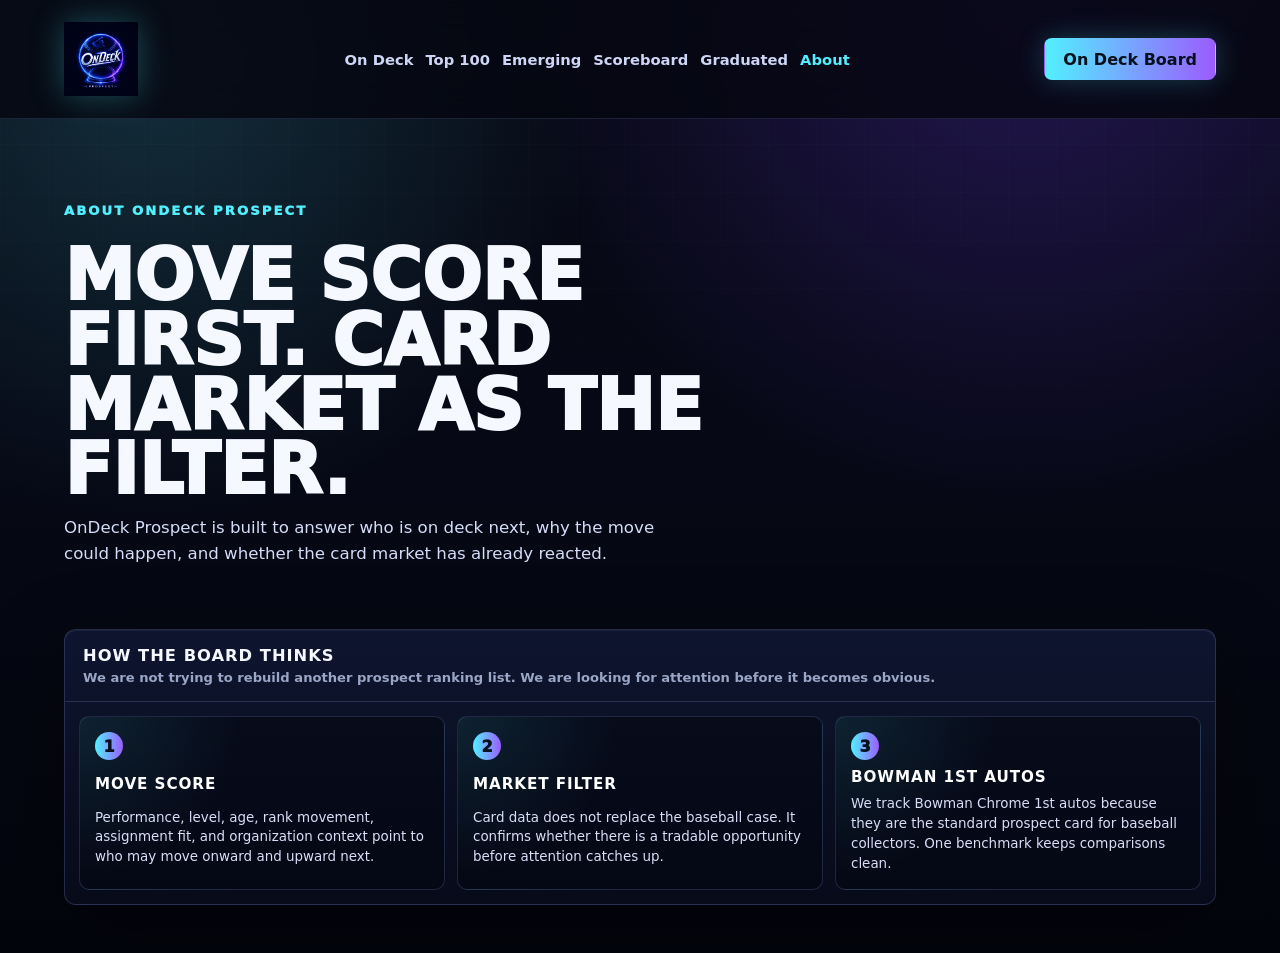
<file: about.html>
<!doctype html>
<html lang="en">
  <head>
    <meta charset="UTF-8" />
    <meta name="viewport" content="width=device-width, initial-scale=1.0" />
    <title>OnDeck Prospect | About</title>
    <link rel="icon" type="image/svg+xml" href="./assets/favicon.svg?v=20260626-31" />
    <link rel="stylesheet" href="./styles.css?v=20260720-scoreboard-1" />
  </head>
  <body>
    <header class="app-header">
      <a class="brand-mark" href="./index.html" aria-label="OnDeck Prospect home">
        <img src="./assets/ondeck-baseball-logo-transparent.png?v=20260720-crystal-1" alt="OnDeck Prospect" />
      </a>
      <nav class="main-nav" aria-label="Primary navigation">
        <a href="./index.html">On Deck</a>
        <a href="./top100.html">Top 100</a>
        <a href="./emerging.html">Emerging</a>
        <a href="./scorebook.html">Scoreboard</a>
        <a href="./graduated.html">Graduated</a>
        <a href="./about.html" class="active" aria-current="page">About</a>
      </nav>
      <div class="header-actions">
        <a class="button primary" href="./index.html#on-deck">On Deck Board</a>
      </div>
    </header>

    <main class="app-shell page-shell">
      <section class="page-hero" aria-label="About OnDeck Prospect">
        <p class="eyebrow">About OnDeck Prospect</p>
        <h1>Move score first. Card market as the filter.</h1>
        <p>OnDeck Prospect is built to answer who is on deck next, why the move could happen, and whether the card market has already reacted.</p>
      </section>

      <section class="info-panel" aria-label="Methodology">
        <div class="panel-heading">
          <div>
            <h2>How the board thinks</h2>
            <p>We are not trying to rebuild another prospect ranking list. We are looking for attention before it becomes obvious.</p>
          </div>
        </div>
        <div class="method-grid">
          <article>
            <span>1</span>
            <h3>Move Score</h3>
            <p>Performance, level, age, rank movement, assignment fit, and organization context point to who may move onward and upward next.</p>
          </article>
          <article>
            <span>2</span>
            <h3>Market Filter</h3>
            <p>Card data does not replace the baseball case. It confirms whether there is a tradable opportunity before attention catches up.</p>
          </article>
          <article>
            <span>3</span>
            <h3>Bowman 1st Autos</h3>
            <p>We track Bowman Chrome 1st autos because they are the standard prospect card for baseball collectors. One benchmark keeps comparisons clean.</p>
          </article>
        </div>
      </section>
    </main>
  </body>
</html>
</file>
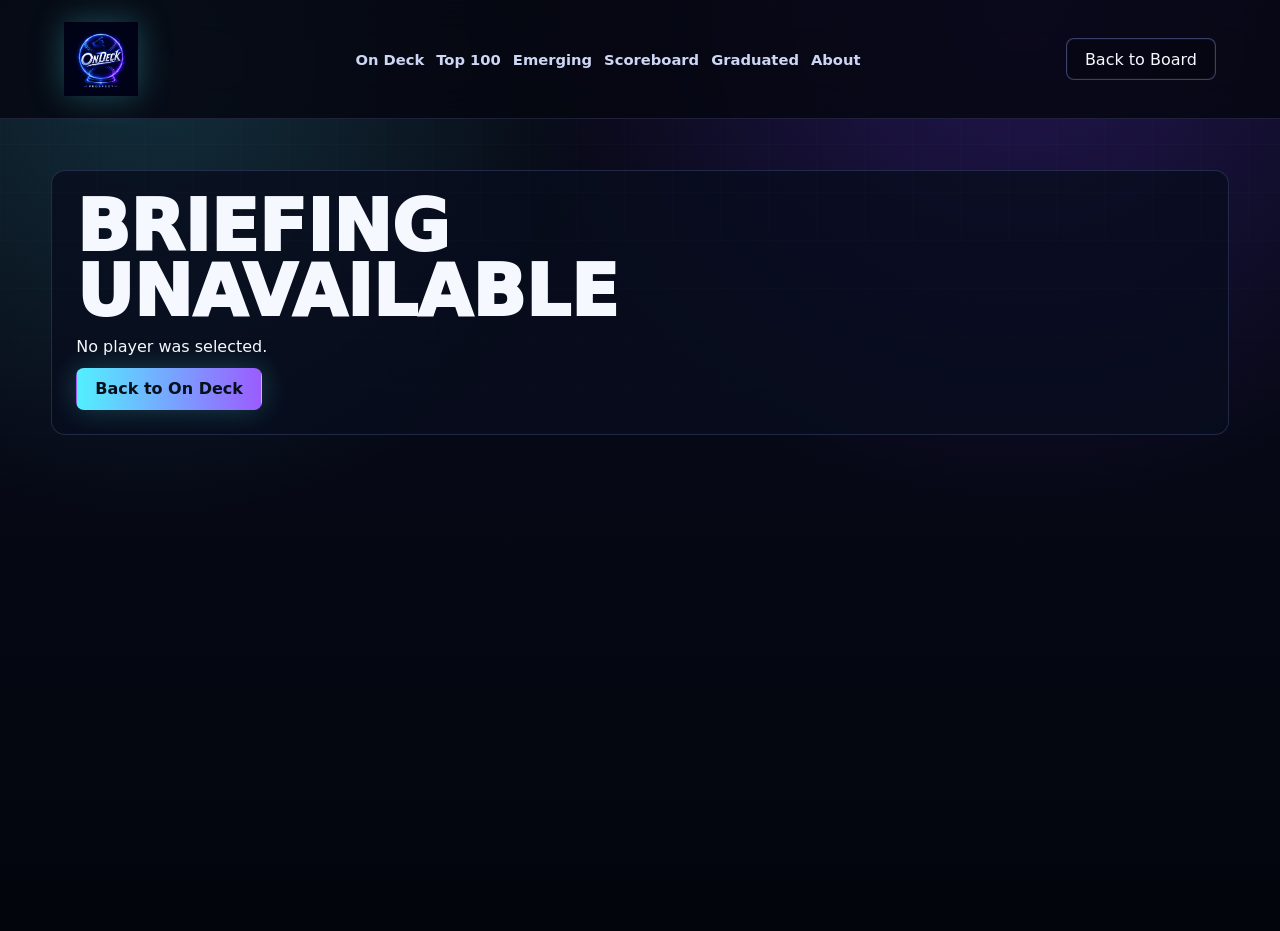
<file: player.html>
<!doctype html>
<html lang="en">
  <head>
    <meta charset="UTF-8" />
    <meta name="viewport" content="width=device-width, initial-scale=1.0" />
    <title>OnDeck Prospect | Player Briefing</title>
    <link rel="icon" type="image/svg+xml" href="./assets/favicon.svg?v=20260626-31" />
    <link rel="stylesheet" href="./styles.css?v=20260720-scoreboard-1" />
  </head>
  <body>
    <header class="app-header">
      <a class="brand-mark" href="./index.html" aria-label="OnDeck Prospect home">
        <img src="./assets/ondeck-baseball-logo-transparent.png?v=20260720-crystal-1" alt="OnDeck Prospect" />
      </a>
      <nav class="main-nav" aria-label="Primary navigation">
        <a href="./index.html">On Deck</a>
        <a href="./top100.html">Top 100</a>
        <a href="./emerging.html">Emerging</a>
        <a href="./scorebook.html">Scoreboard</a>
        <a href="./graduated.html">Graduated</a>
        <a href="./about.html">About</a>
      </nav>
      <div class="header-actions">
        <a class="button ghost" href="./index.html">Back to Board</a>
      </div>
    </header>

    <main id="player-profile-root" class="profile-page-shell">
      <p class="muted">Loading player briefing...</p>
    </main>

    <script type="module" src="./src/profile.js?v=20260718-d1-profile-data"></script>
  </body>
</html>
</file>
<file: styles.css>
:root {
  color-scheme: dark;
  --page: #050711;
  --panel: rgba(10, 15, 33, 0.82);
  --panel-strong: rgba(13, 19, 43, 0.94);
  --ink: #f6f8ff;
  --muted: #9aa6c5;
  --line: rgba(151, 170, 255, 0.2);
  --cyan: #52f0ff;
  --blue: #4f8dff;
  --violet: #9b5cff;
  --pink: #ff5fcf;
  --green: #38f5a6;
  --yellow: #ffd166;
  --red: #ff6678;
  --shadow: 0 24px 80px rgba(0, 0, 0, 0.45);
  font-family:
    Inter, ui-sans-serif, system-ui, -apple-system, BlinkMacSystemFont, "Segoe UI",
    sans-serif;
}

* {
  box-sizing: border-box;
}

html {
  scroll-behavior: smooth;
}

body {
  margin: 0;
  min-width: 320px;
  color: var(--ink);
  background:
    radial-gradient(circle at 80% 0%, rgba(117, 62, 255, 0.26), transparent 32rem),
    radial-gradient(circle at 12% 8%, rgba(82, 240, 255, 0.16), transparent 28rem),
    linear-gradient(180deg, #070914 0%, #060815 48%, #03050d 100%);
}

body::before {
  content: "";
  position: fixed;
  inset: 0;
  pointer-events: none;
  background:
    linear-gradient(rgba(255, 255, 255, 0.025) 1px, transparent 1px),
    linear-gradient(90deg, rgba(255, 255, 255, 0.02) 1px, transparent 1px);
  background-size: 48px 48px;
  mask-image: linear-gradient(180deg, rgba(0, 0, 0, 0.8), transparent 70%);
}

button,
input,
select {
  font: inherit;
}

a {
  color: inherit;
  text-decoration: none;
}

.app-header {
  position: sticky;
  top: 0;
  z-index: 10;
  display: grid;
  grid-template-columns: auto minmax(0, 1fr) auto;
  align-items: center;
  gap: 24px;
  padding: 22px clamp(18px, 5vw, 72px);
  border-bottom: 1px solid rgba(151, 170, 255, 0.16);
  background: rgba(5, 7, 17, 0.82);
  backdrop-filter: blur(18px);
}

.brand-mark {
  display: inline-flex;
  align-items: center;
  width: clamp(64px, 7vw, 86px);
  min-width: 64px;
}

.brand-mark img {
  display: block;
  width: auto;
  max-width: 100%;
  height: clamp(54px, 6vw, 74px);
  object-fit: contain;
  filter: drop-shadow(0 0 16px rgba(82, 240, 255, 0.28));
}

.main-nav,
.header-actions,
.filter-grid,
.legend,
.hero-actions {
  display: flex;
  align-items: center;
  gap: 12px;
  flex-wrap: wrap;
}

.main-nav {
  justify-content: center;
}

.main-nav a {
  color: #cdd6f4;
  font-size: 0.92rem;
  font-weight: 700;
}

.main-nav a:hover,
.main-nav a.active {
  color: var(--cyan);
}

.button {
  display: inline-flex;
  min-height: 42px;
  align-items: center;
  justify-content: center;
  border: 1px solid rgba(151, 170, 255, 0.36);
  border-radius: 8px;
  padding: 0 18px;
  color: var(--ink);
  background: rgba(9, 14, 33, 0.76);
  box-shadow: inset 0 0 0 1px rgba(255, 255, 255, 0.04);
  cursor: pointer;
}

.icon-button {
  display: inline-flex;
  align-items: center;
  justify-content: center;
  width: 38px;
  height: 38px;
  border: 1px solid rgba(151, 170, 255, 0.34);
  border-radius: 999px;
  color: var(--ink);
  background: rgba(9, 14, 33, 0.76);
  cursor: pointer;
  font-size: 1.2rem;
  font-weight: 950;
}

.button.primary {
  color: #06101b;
  border-color: transparent;
  background: linear-gradient(90deg, var(--cyan), var(--violet));
  font-weight: 900;
  box-shadow: 0 0 28px rgba(82, 240, 255, 0.23);
}

.button.ghost {
  color: var(--ink);
  background: rgba(5, 7, 17, 0.5);
}

.app-shell {
  padding: 0 clamp(18px, 5vw, 72px) 48px;
}

.home-shell {
  display: grid;
  gap: 18px;
}

.page-shell {
  padding-top: 0;
}

.hero-panel {
  position: relative;
  display: block;
  min-height: clamp(560px, 76vh, 760px);
  overflow: hidden;
  border: 1px solid rgba(151, 170, 255, 0.2);
  border-radius: 18px;
  background:
    linear-gradient(90deg, rgba(5, 7, 17, 0.95) 0%, rgba(5, 7, 17, 0.72) 36%, rgba(5, 7, 17, 0.28) 70%),
    url("./assets/ondeck-hero.png") center right / cover no-repeat;
  box-shadow: var(--shadow), 0 0 0 1px rgba(82, 240, 255, 0.08);
}

.hero-panel::after {
  content: "";
  position: absolute;
  inset: 0;
  pointer-events: none;
  background:
    radial-gradient(circle at 72% 34%, rgba(82, 240, 255, 0.22), transparent 18rem),
    linear-gradient(180deg, transparent 66%, rgba(5, 7, 17, 0.94));
}

.hero-copy {
  position: relative;
  z-index: 1;
  display: grid;
  align-content: center;
  max-width: 680px;
  min-height: inherit;
  padding: clamp(28px, 5vw, 70px);
}

.eyebrow {
  margin: 0 0 14px;
  color: var(--cyan);
  font-size: 0.82rem;
  font-weight: 950;
  letter-spacing: 0.16em;
  text-transform: uppercase;
}

h1,
h2,
h3,
p {
  margin-top: 0;
}

h1 {
  display: grid;
  gap: 0;
  max-width: 670px;
  margin-bottom: 18px;
  font-size: clamp(2.75rem, 5.5vw, 5.65rem);
  font-weight: 950;
  letter-spacing: 0;
  line-height: 0.92;
  text-transform: uppercase;
}

h1 span:nth-child(2) {
  background: linear-gradient(90deg, var(--cyan), var(--violet));
  -webkit-background-clip: text;
  background-clip: text;
  color: transparent;
}

.hero-copy p:not(.eyebrow) {
  max-width: 560px;
  color: #d4dcf7;
  font-size: 1.04rem;
  line-height: 1.55;
}

.page-hero {
  display: grid;
  gap: 12px;
  padding: clamp(42px, 7vw, 84px) 0 28px;
}

.page-hero h1 {
  margin: 0;
}

.page-hero p:not(.eyebrow) {
  max-width: 620px;
  color: #d4dcf7;
  font-size: 1.04rem;
  line-height: 1.55;
}

.emerging-shell {
  padding-top: 0;
}

.emerging-note,
.emerging-summary-grid article,
.emerging-board,
.emerging-section {
  border: 1px solid var(--line);
  border-radius: 12px;
  background: linear-gradient(180deg, rgba(17, 24, 54, 0.88), rgba(8, 12, 27, 0.88));
  box-shadow: var(--shadow), inset 0 1px 0 rgba(255, 255, 255, 0.05);
}

.emerging-note {
  display: flex;
  flex-wrap: wrap;
  gap: 10px 16px;
  align-items: center;
  justify-content: space-between;
  margin-bottom: 18px;
  padding: 14px 18px;
  color: #e9efff;
}

.emerging-note span {
  color: var(--muted);
}

.emerging-summary-grid {
  display: grid;
  grid-template-columns: repeat(5, minmax(0, 1fr));
  gap: 12px;
  margin-bottom: 18px;
}

.emerging-summary-grid article {
  padding: 16px;
}

.emerging-summary-grid span,
.emerging-profile-grid span {
  color: var(--muted);
  font-size: 0.72rem;
  font-weight: 800;
  text-transform: uppercase;
}

.emerging-summary-grid strong {
  display: block;
  margin-top: 6px;
  font-size: 1.75rem;
}

.emerging-workbench {
  display: grid;
  grid-template-columns: minmax(0, 1fr);
  gap: 18px;
  align-items: start;
}

.emerging-board {
  overflow: hidden;
}

.emerging-card-back {
  position: relative;
  display: grid;
  gap: 12px;
  padding: 14px;
  border: 1px solid rgba(231, 236, 245, 0.72);
  border-radius: 18px;
  color: #10131b;
  background:
    linear-gradient(135deg, rgba(255, 255, 255, 0.96), rgba(207, 213, 222, 0.92) 44%, rgba(255, 255, 255, 0.96)),
    repeating-linear-gradient(90deg, rgba(11, 14, 23, 0.04) 0 1px, transparent 1px 6px);
  box-shadow:
    inset 0 0 0 4px rgba(18, 22, 34, 0.08),
    inset 0 0 0 9px rgba(255, 255, 255, 0.72),
    0 22px 42px rgba(0, 0, 0, 0.35);
}

.emerging-card-back::before {
  content: "";
  position: absolute;
  inset: 9px;
  border: 2px solid rgba(20, 24, 34, 0.28);
  border-radius: 14px;
  pointer-events: none;
}

.emerging-card-header {
  position: relative;
  z-index: 1;
  display: grid;
  grid-template-columns: minmax(0, 1fr) 74px;
  gap: 12px;
  align-items: stretch;
}

.emerging-card-nameplate {
  display: grid;
  gap: 4px;
  padding: 11px 14px;
  border: 1px solid rgba(10, 14, 28, 0.35);
  border-radius: 999px 18px 18px 999px;
  color: #f8fbff;
  background:
    linear-gradient(180deg, rgba(255, 255, 255, 0.24), transparent 38%),
    linear-gradient(90deg, #111727, #6f7681 48%, #1a2031);
  text-shadow: 0 1px 1px rgba(0, 0, 0, 0.55);
}

.emerging-card-nameplate p,
.emerging-card-nameplate h2,
.emerging-card-nameplate strong {
  margin: 0;
}

.emerging-card-nameplate p {
  color: #dfe8ff;
  font-size: 0.66rem;
  font-weight: 950;
  letter-spacing: 0.12em;
  text-transform: uppercase;
}

.emerging-card-nameplate h2 {
  overflow-wrap: anywhere;
  color: #fff;
  font-size: 1.42rem;
  letter-spacing: 0.08em;
  text-transform: uppercase;
}

.emerging-card-nameplate strong {
  color: #f1f5ff;
  font-size: 0.76rem;
  font-style: italic;
  letter-spacing: 0.06em;
  text-transform: uppercase;
}

.emerging-card-code {
  display: grid;
  place-items: center;
  gap: 3px;
  min-height: 74px;
  border: 2px solid #f8fbff;
  border-radius: 999px;
  color: #fff;
  background:
    radial-gradient(circle at 50% 35%, rgba(82, 240, 255, 0.18), transparent 42%),
    #07101e;
  box-shadow: 0 0 0 2px rgba(5, 8, 20, 0.74);
}

.emerging-card-code span {
  max-width: 62px;
  overflow: hidden;
  text-overflow: ellipsis;
  color: #cbd7ff;
  font-size: 0.62rem;
  font-weight: 950;
  text-transform: uppercase;
  white-space: nowrap;
}

.emerging-card-code strong {
  color: #fff;
  font-size: 1.2rem;
  font-weight: 950;
}

.emerging-card-bio {
  position: relative;
  z-index: 1;
  display: flex;
  flex-wrap: wrap;
  gap: 4px 12px;
  justify-content: center;
  padding: 8px 12px;
  border-bottom: 2px solid rgba(8, 12, 22, 0.82);
  color: #171b26;
  font-size: 0.78rem;
  font-weight: 900;
  text-transform: uppercase;
}

.emerging-card-bio strong {
  color: #070b13;
}

.emerging-briefing-block {
  position: relative;
  z-index: 1;
  display: grid;
  gap: 8px;
  padding: 2px 4px 8px;
  border-bottom: 2px solid rgba(8, 12, 22, 0.82);
}

.emerging-briefing-block h3 {
  display: flex;
  align-items: center;
  gap: 8px;
  margin: 0;
  color: #050811;
  font-size: 0.98rem;
  font-weight: 950;
  letter-spacing: 0.1em;
  text-align: center;
  text-transform: uppercase;
}

.emerging-briefing-block h3::before,
.emerging-briefing-block h3::after {
  content: "";
  flex: 1;
  border-top: 2px dashed rgba(8, 12, 22, 0.82);
}

.emerging-briefing-block p {
  margin: 0;
  color: #161b25;
  font-size: 0.82rem;
  font-weight: 760;
  line-height: 1.42;
}

.emerging-briefing-block strong {
  color: #050811;
  font-weight: 950;
  text-decoration: underline;
  text-transform: uppercase;
}

.emerging-card-section {
  position: relative;
  z-index: 1;
  margin: 0;
  border-color: rgba(8, 12, 22, 0.2);
  color: #111621;
  background: rgba(255, 255, 255, 0.5);
  box-shadow: none;
}

.emerging-card-section .panel-heading h3,
.emerging-card-section .panel-heading span {
  color: #07101d;
}

.emerging-card-section p,
.emerging-card-section .decision-notes p {
  color: #171d29;
}

.emerging-card-section .briefing-score-grid > div,
.emerging-card-section .briefing-market-grid > div,
.emerging-card-section .decision-grid > div,
.emerging-card-section .decision-notes div {
  border-color: rgba(8, 12, 22, 0.16);
  background: rgba(255, 255, 255, 0.66);
}

.emerging-card-section .briefing-score-grid span,
.emerging-card-section .briefing-market-grid span,
.emerging-card-section .decision-grid span,
.emerging-card-section .decision-notes span {
  color: #40495a;
}

.emerging-card-section .briefing-score-grid strong,
.emerging-card-section .briefing-market-grid strong,
.emerging-card-section .decision-grid strong,
.emerging-card-section .briefing-record-table td {
  color: #070b13;
}

.emerging-card-section .briefing-record-table th {
  color: #343d4f;
}

.emerging-record-table {
  min-width: 440px;
}

.emerging-profile-grid {
  display: grid;
  grid-template-columns: repeat(2, minmax(0, 1fr));
  gap: 10px;
  margin-top: 14px;
}

.emerging-profile-grid div {
  border: 1px solid rgba(151, 170, 255, 0.14);
  border-radius: 10px;
  padding: 12px;
  background: rgba(3, 7, 18, 0.34);
}

.emerging-profile-grid strong {
  display: block;
  margin-top: 5px;
}

.emerging-controls {
  grid-template-columns: 1.4fr repeat(4, minmax(120px, 1fr));
}

.emerging-count-heading {
  padding: 18px;
}

.emerging-groups {
  display: grid;
  gap: 12px;
  padding: 0 18px 18px;
}

.emerging-section {
  overflow: hidden;
}

.emerging-section summary {
  display: flex;
  cursor: pointer;
  align-items: center;
  justify-content: space-between;
  padding: 14px 16px;
  color: #eef3ff;
  font-weight: 900;
  list-style: none;
}

.emerging-section summary::-webkit-details-marker {
  display: none;
}

.emerging-section summary strong {
  color: var(--cyan);
}

.emerging-table {
  min-width: 1320px;
}

.emerging-table td:first-child {
  display: grid;
  gap: 2px;
}

.emerging-table td:first-child span {
  color: var(--muted);
  font-size: 0.75rem;
}

.emerging-table tr.selected {
  background: rgba(82, 240, 255, 0.08);
}

.query-cell {
  color: #d8def6;
  font-size: 0.78rem;
  line-height: 1.4;
}

h2 {
  margin-bottom: 0;
  font-size: 1.02rem;
  letter-spacing: 0.06em;
  text-transform: uppercase;
}

.table-panel,
.card-panel,
.team-board,
.market-board,
.war-room,
.edge-board article,
.summary-grid article {
  border: 1px solid var(--line);
  border-radius: 12px;
  background: linear-gradient(180deg, rgba(17, 24, 54, 0.88), rgba(8, 12, 27, 0.88));
  box-shadow: var(--shadow), inset 0 1px 0 rgba(255, 255, 255, 0.05);
  backdrop-filter: blur(18px);
}

.list-controls {
  display: grid;
  gap: 18px;
  padding: 16px 18px;
  border-bottom: 1px solid var(--line);
  background: rgba(4, 7, 18, 0.28);
}

label {
  display: grid;
  gap: 7px;
  color: var(--muted);
  font-size: 0.78rem;
  font-weight: 800;
  text-transform: uppercase;
}

input,
select {
  min-height: 40px;
  border: 1px solid rgba(151, 170, 255, 0.28);
  border-radius: 8px;
  padding: 8px 11px;
  color: var(--ink);
  background: rgba(5, 7, 17, 0.68);
}

input[type="range"] {
  padding-inline: 0;
}

.summary-grid {
  display: grid;
  grid-template-columns: repeat(5, minmax(0, 1fr));
  gap: 14px;
  margin: 18px 0;
}

.dashboard-summary {
  margin: 0;
}

.summary-grid article,
.edge-board article {
  padding: 17px;
}

.summary-grid span,
.edge-board span {
  display: block;
  color: var(--muted);
  font-size: 0.76rem;
  font-weight: 900;
  text-transform: uppercase;
}

.summary-grid strong {
  display: block;
  margin-top: 7px;
  font-size: 1.8rem;
}

.edge-board {
  display: grid;
  grid-template-columns: repeat(4, minmax(0, 1fr));
  gap: 14px;
  margin-bottom: 18px;
}

.edge-card-action {
  position: relative;
  text-align: left;
  cursor: pointer;
  transition:
    border-color 160ms ease,
    background 160ms ease,
    transform 160ms ease;
}

.edge-card-action::after {
  content: "View";
  position: absolute;
  right: 16px;
  bottom: 14px;
  color: var(--cyan);
  font-size: 0.72rem;
  font-weight: 950;
  opacity: 0;
  text-transform: uppercase;
  transition: opacity 160ms ease;
}

.edge-card-action:hover,
.edge-card-action:focus-visible,
.market-card:hover,
.market-card:focus-visible {
  border-color: rgba(82, 240, 255, 0.55);
  background: rgba(10, 19, 43, 0.86);
  outline: none;
  transform: translateY(-1px);
}

.edge-card-action:hover::after,
.edge-card-action:focus-visible::after {
  opacity: 1;
}

.edge-card-action[aria-disabled="true"] {
  cursor: default;
}

.edge-card-action[aria-disabled="true"]::after {
  display: none;
}

.edge-board strong {
  display: block;
  margin-top: 8px;
  color: #ffffff;
  font-size: 1.1rem;
}

.market-board,
.team-board,
.war-room {
  margin-bottom: 18px;
  overflow: hidden;
}

.secondary-tool {
  display: none;
}

.secondary-tool.active-tool {
  display: block;
}

.panel-heading {
  display: flex;
  align-items: center;
  justify-content: space-between;
  gap: 16px;
  padding: 16px 18px;
  border-bottom: 1px solid var(--line);
}

.panel-heading.compact {
  padding: 0 0 12px;
  border-bottom: 0;
}

.panel-heading p {
  margin: 5px 0 0;
  color: var(--muted);
  font-size: 0.82rem;
  font-weight: 700;
}

.panel-heading span {
  color: var(--violet);
  font-size: 0.82rem;
  font-weight: 900;
}

.team-grid {
  display: grid;
  grid-template-columns: repeat(auto-fit, minmax(250px, 1fr));
  gap: 12px;
  padding: 14px;
}

.market-grid {
  position: relative;
  overflow-x: auto;
  scroll-snap-type: x mandatory;
  padding: 14px 0;
  scrollbar-width: thin;
}

.market-grid::before,
.market-grid::after {
  content: "";
  position: absolute;
  top: 0;
  bottom: 0;
  z-index: 2;
  width: min(12vw, 120px);
  pointer-events: none;
}

.market-grid::before {
  left: 0;
  background: linear-gradient(90deg, rgba(7, 11, 26, 0.98), transparent);
}

.market-grid::after {
  right: 0;
  background: linear-gradient(270deg, rgba(7, 11, 26, 0.98), transparent);
}

.market-track {
  display: flex;
  width: max-content;
  gap: 12px;
  padding-inline: 14px;
  cursor: grab;
}

.market-track.is-dragging {
  cursor: grabbing;
  user-select: none;
}

.bubble-board {
  position: relative;
  z-index: 3;
  display: grid;
  gap: 12px;
  margin: 10px 14px 0;
  padding: 14px;
  border: 1px solid rgba(151, 170, 255, 0.16);
  border-radius: 10px;
  background:
    linear-gradient(90deg, rgba(82, 240, 255, 0.08), rgba(117, 62, 255, 0.06)),
    rgba(4, 7, 18, 0.72);
}

.bubble-heading {
  display: flex;
  align-items: end;
  justify-content: space-between;
  gap: 14px;
}

.bubble-heading h3 {
  margin: 0;
  color: white;
  font-size: 0.92rem;
  letter-spacing: 0.08em;
  text-transform: uppercase;
}

.bubble-heading p {
  margin: 0;
  color: var(--muted);
  font-size: 0.8rem;
  font-weight: 800;
}

.bubble-grid {
  display: grid;
  grid-template-columns: repeat(5, minmax(0, 1fr));
  gap: 10px;
}

.bubble-card {
  display: grid;
  gap: 5px;
  min-height: 126px;
  padding: 11px;
  border: 1px solid rgba(151, 170, 255, 0.18);
  border-radius: 8px;
  color: var(--ink);
  background: rgba(5, 8, 20, 0.68);
  text-align: left;
  cursor: pointer;
}

.bubble-card:hover,
.bubble-card:focus-visible {
  border-color: rgba(82, 240, 255, 0.55);
  outline: none;
}

.bubble-card span {
  width: fit-content;
  padding: 3px 8px;
  border-radius: 999px;
  color: #06101b;
  background: var(--yellow);
  font-size: 0.72rem;
  font-weight: 950;
}

.bubble-card strong {
  color: white;
  font-size: 0.9rem;
}

.bubble-card em,
.bubble-card small {
  color: var(--muted);
  font-style: normal;
  font-size: 0.74rem;
  line-height: 1.32;
}

.bubble-card small {
  color: #d8def6;
}

.market-card,
.team-card,
.news-panel article,
.card-market-panel {
  border: 1px solid rgba(151, 170, 255, 0.2);
  border-radius: 10px;
  background: rgba(4, 7, 18, 0.64);
}

.market-card {
  display: grid;
  gap: 9px;
  flex: 0 0 clamp(230px, 20vw, 286px);
  scroll-snap-align: start;
  padding: 12px 13px;
  color: var(--ink);
  cursor: pointer;
  text-align: left;
  transition:
    border-color 160ms ease,
    background 160ms ease,
    transform 160ms ease;
}

.market-label,
.market-badge {
  color: var(--green);
  font-size: 0.78rem;
  font-weight: 950;
}

.market-card h3 {
  margin: 4px 0 2px;
  font-size: 0.98rem;
}

.market-card p {
  margin: 0;
  color: var(--muted);
  font-size: 0.76rem;
  line-height: 1.35;
}

.market-thesis {
  color: #d8def6;
}

.deck-controls {
  display: inline-flex;
  align-items: center;
  gap: 10px;
}

.market-price strong {
  display: block;
  font-size: 1.65rem;
  line-height: 1;
  background: linear-gradient(90deg, var(--cyan), var(--violet));
  -webkit-background-clip: text;
  background-clip: text;
  color: transparent;
}

.insight-card .market-price strong {
  font-size: clamp(1.2rem, 2vw, 1.55rem);
}

.insight-card .market-price span {
  display: block;
  margin-top: 6px;
  text-transform: none;
}

.market-price span,
.market-card dt,
.card-market-grid span {
  color: var(--muted);
  font-size: 0.72rem;
  font-weight: 800;
  text-transform: uppercase;
}

.sparkline svg {
  width: 100%;
  height: 46px;
}

.sparkline polyline {
  fill: none;
  stroke: url("#unused");
  stroke: var(--cyan);
  stroke-width: 3;
  filter: drop-shadow(0 0 8px rgba(82, 240, 255, 0.65));
}

.market-card dl,
.card-market-grid {
  display: grid;
  grid-template-columns: repeat(3, minmax(0, 1fr));
  gap: 10px;
  margin: 0;
}

.card-market-grid {
  grid-template-columns: repeat(3, minmax(0, 1fr));
}

.market-card div,
.market-card dd,
.market-card dt {
  min-width: 0;
}

.market-card dd {
  margin: 4px 0 0;
  color: #fff;
  font-weight: 900;
}

.team-card {
  display: grid;
  grid-template-columns: 48px minmax(0, 1fr);
  align-items: center;
  gap: 12px;
  min-height: 88px;
  padding: 11px;
  color: var(--ink);
  text-align: left;
  cursor: pointer;
}

.team-card:hover,
tbody tr:hover,
tbody tr.selected {
  background: rgba(82, 240, 255, 0.08);
}

body[data-view="war"] .hero-panel,
body[data-view="war"] #on-deck,
body[data-view="war"] #break-board,
body[data-view="war"] #graduated,
body[data-view="war"] #prospects,
body[data-view="war"] #top-100,
body[data-view="war"] #about {
  display: none;
}

body[data-view="war"] #dugout {
  display: block;
  min-height: calc(100vh - 132px);
}

body[data-view="scorebook"] .hero-panel,
body[data-view="scorebook"] #on-deck,
body[data-view="scorebook"] #break-board,
body[data-view="scorebook"] #dugout,
body[data-view="scorebook"] #graduated,
body[data-view="scorebook"] #prospects,
body[data-view="scorebook"] #top-100,
body[data-view="scorebook"] #about {
  display: none;
}

body[data-view="scorebook"] #scorebook {
  display: block;
  min-height: calc(100vh - 132px);
}

body[data-view="graduated"] .hero-panel,
body[data-view="graduated"] #on-deck,
body[data-view="graduated"] #break-board,
body[data-view="graduated"] #dugout,
body[data-view="graduated"] #prospects,
body[data-view="graduated"] #top-100,
body[data-view="graduated"] #about,
body[data-view="graduated"] #scorebook {
  display: none;
}

body[data-view="graduated"] #graduated {
  display: block;
  min-height: calc(100vh - 132px);
}

.tool-page-nav {
  display: flex;
  justify-content: flex-start;
  padding: 14px 18px 0;
}

.war-room-page {
  display: grid;
  gap: 16px;
}

.depth-chart-board {
  overflow: hidden;
  border: 1px solid rgba(238, 167, 54, 0.28);
  border-radius: 14px;
  background:
    radial-gradient(circle at 18% 0%, rgba(238, 167, 54, 0.18), transparent 16rem),
    linear-gradient(rgba(151, 170, 255, 0.045) 1px, transparent 1px),
    linear-gradient(90deg, rgba(151, 170, 255, 0.035) 1px, transparent 1px),
    rgba(5, 9, 20, 0.82);
  background-size: auto, 28px 28px, 28px 28px, auto;
}

.depth-board-head,
.bullpen-heading {
  display: flex;
  align-items: center;
  justify-content: space-between;
  gap: 16px;
  padding: 16px 18px;
  border-bottom: 1px solid rgba(151, 170, 255, 0.16);
}

.depth-board-head h3,
.bullpen-heading h3 {
  margin: 0;
  color: white;
  font-size: 1.02rem;
  letter-spacing: 0.06em;
  text-transform: uppercase;
}

.lane-legend {
  display: flex;
  flex-wrap: wrap;
  gap: 14px;
  color: var(--muted);
  font-size: 0.72rem;
  font-weight: 900;
  text-transform: uppercase;
}

.lane-legend span {
  display: inline-flex;
  align-items: center;
  gap: 7px;
}

.lane-legend i {
  width: 22px;
  height: 3px;
  border-radius: 999px;
}

.lane-legend .clean {
  background: var(--green);
}

.lane-legend .moderate {
  background: var(--yellow);
}

.lane-legend .blocked {
  background: var(--red);
}

.depth-lanes {
  display: grid;
  grid-template-columns: repeat(6, minmax(150px, 1fr));
  gap: 1px;
  padding: 14px;
  overflow-x: auto;
}

.depth-lanes .field-position {
  position: relative;
  left: auto;
  right: auto;
  top: auto;
  bottom: auto;
  z-index: 1;
  display: grid;
  align-content: start;
  gap: 12px;
  width: auto;
  min-height: 360px;
  padding: 14px;
  border-right: 1px solid rgba(151, 170, 255, 0.14);
  border-radius: 0;
  background:
    linear-gradient(180deg, rgba(13, 23, 50, 0.9), rgba(5, 8, 19, 0.76)),
    rgba(4, 7, 18, 0.72);
  box-shadow: none;
  transform: none;
}

.depth-lanes .field-position:last-child {
  border-right: 0;
}

.depth-lanes .field-position::before {
  content: "";
  position: absolute;
  left: 14px;
  right: 14px;
  bottom: 48px;
  height: 3px;
  border-radius: 999px;
  background: var(--red);
  box-shadow: 0 0 12px rgba(255, 71, 117, 0.38);
}

.depth-lanes .field-position.clean-path::before {
  background: var(--green);
  box-shadow: 0 0 12px rgba(119, 242, 120, 0.38);
}

.depth-lanes .field-position.moderate-path::before {
  background: var(--yellow);
  box-shadow: 0 0 12px rgba(255, 202, 88, 0.38);
}

.depth-lanes .field-position header {
  align-items: center;
  min-height: 38px;
  padding-bottom: 10px;
  border-bottom: 1px solid rgba(151, 170, 255, 0.13);
}

.depth-lanes .field-position header strong:first-child {
  color: white;
  font-size: 1.12rem;
  letter-spacing: 0.04em;
}

.depth-lanes .field-position header strong:last-child {
  color: var(--orange);
}

.depth-lanes .field-position p {
  margin: 0;
  color: var(--muted);
  font-size: 0.76rem;
  line-height: 1.42;
}

.depth-lanes .field-tile-stack {
  align-content: start;
  gap: 9px;
}

.depth-lanes .current-player-chip,
.depth-lanes .war-prospect,
.pitching-lane .current-player-chip,
.pitching-lane .war-prospect {
  border-radius: 10px;
  background:
    linear-gradient(90deg, rgba(82, 240, 255, 0.08), rgba(238, 167, 54, 0.06)),
    rgba(4, 7, 18, 0.78);
}

.depth-lanes .war-prospect {
  grid-template-columns: 26px minmax(0, 1fr);
}

.depth-lanes .war-prospect b,
.depth-lanes .war-prospect small {
  justify-self: start;
}

.bullpen-page {
  overflow: hidden;
  padding: 0;
  border-color: rgba(238, 167, 54, 0.28);
  background:
    linear-gradient(180deg, rgba(4, 7, 18, 0.52), rgba(4, 7, 18, 0.96) 42%, rgba(4, 7, 18, 0.92)),
    linear-gradient(90deg, rgba(4, 7, 18, 0.9), rgba(4, 7, 18, 0.2) 48%, rgba(4, 7, 18, 0.92)),
    url("./assets/bullpen-header.png") center 35% / cover no-repeat;
}

.bullpen-heading .eyebrow {
  margin: 0 0 5px;
}

.bullpen-heading span {
  color: var(--muted);
  font-size: 0.78rem;
  font-weight: 900;
  text-transform: uppercase;
}

.bullpen-page .pitching-lanes {
  grid-template-columns: repeat(2, minmax(280px, 1fr));
  padding: 14px;
}

.bullpen-page .pitching-lane {
  min-height: 310px;
  border-color: rgba(238, 167, 54, 0.24);
  background:
    radial-gradient(ellipse at 25% 84%, rgba(238, 167, 54, 0.28), transparent 34%),
    radial-gradient(ellipse at 75% 84%, rgba(238, 167, 54, 0.24), transparent 34%),
    linear-gradient(180deg, rgba(12, 18, 34, 0.88), rgba(5, 8, 19, 0.86));
}

.bullpen-page .pitching-lane::after {
  content: "";
  position: absolute;
  left: 10%;
  right: 10%;
  bottom: 30px;
  height: 1px;
  background: linear-gradient(90deg, transparent, rgba(238, 167, 54, 0.68), transparent);
}

.bullpen-page .bullpen-visual {
  min-height: 235px;
}

.bullpen-page .mound-stack {
  min-height: 215px;
  border-radius: 120px 120px 16px 16px;
  background:
    radial-gradient(ellipse at 50% 92%, rgba(238, 167, 54, 0.34), transparent 50%),
    linear-gradient(180deg, rgba(8, 15, 30, 0.38), rgba(5, 8, 19, 0.62));
}

@media (max-width: 980px) {
  .depth-lanes,
  .bullpen-page .pitching-lanes {
    grid-template-columns: repeat(2, minmax(230px, 1fr));
  }
}

@media (max-width: 680px) {
  .tool-page-nav {
    padding: 12px 12px 0;
  }

  .depth-board-head,
  .bullpen-heading {
    display: grid;
  }

  .depth-lanes,
  .bullpen-page .pitching-lanes {
    grid-template-columns: 1fr;
  }

  .depth-lanes .field-position {
    min-height: auto;
  }
}

.team-logo-wrap {
  display: inline-flex;
  align-items: center;
  justify-content: center;
  width: 48px;
  height: 48px;
}

.team-logo-wrap img {
  max-width: 48px;
  max-height: 48px;
  filter: drop-shadow(0 0 10px rgba(82, 240, 255, 0.16));
}

.team-logo-wrap strong {
  color: var(--cyan);
  font-size: 0.86rem;
}

.team-card-body {
  display: grid;
  gap: 5px;
  min-width: 0;
}

.team-card-top {
  display: flex;
  align-items: center;
  justify-content: space-between;
  gap: 10px;
}

.team-card-top strong {
  overflow: hidden;
  font-size: 0.92rem;
  text-overflow: ellipsis;
  white-space: nowrap;
}

.team-card-top b {
  display: inline-flex;
  align-items: center;
  justify-content: center;
  min-width: 32px;
  min-height: 30px;
  border-radius: 999px;
  color: #06101b;
  background: linear-gradient(90deg, var(--cyan), var(--violet));
  font-size: 1rem;
}

.team-card-body > span:last-child {
  display: -webkit-box;
  overflow: hidden;
  color: var(--muted);
  font-size: 0.78rem;
  font-weight: 700;
  line-height: 1.35;
  -webkit-box-orient: vertical;
  -webkit-line-clamp: 2;
}

.war-room {
  position: relative;
}

.war-room-hero {
  position: relative;
  isolation: isolate;
  min-height: 270px;
  display: flex;
  align-items: center;
  justify-content: space-between;
  gap: 18px;
  overflow: hidden;
  padding: 28px;
  border-bottom: 1px solid var(--line);
  background:
    linear-gradient(90deg, rgba(4, 7, 18, 0.96) 0%, rgba(4, 7, 18, 0.76) 45%, rgba(4, 7, 18, 0.22) 100%),
    linear-gradient(180deg, rgba(4, 7, 18, 0.16), rgba(4, 7, 18, 0.94)),
    url("./assets/dugout-header.png") center right / cover no-repeat;
}

.war-room-hero::after {
  content: "";
  position: absolute;
  inset: auto 0 0;
  z-index: -1;
  height: 46%;
  background: linear-gradient(180deg, transparent, rgba(4, 7, 18, 0.96));
}

.war-room-team {
  position: relative;
  z-index: 1;
  display: flex;
  align-items: center;
  min-width: 0;
  gap: 14px;
  max-width: 820px;
}

.war-room-team .eyebrow {
  margin-bottom: 7px;
}

.war-room-team h2 {
  font-size: clamp(1.45rem, 3vw, 2.25rem);
}

.war-room-team p:last-child {
  max-width: 760px;
  margin: 8px 0 0;
  color: var(--muted);
  font-weight: 700;
}

.war-room-logo {
  width: 64px;
  height: 64px;
  flex: 0 0 64px;
}

.war-room-board {
  display: grid;
  gap: 16px;
  padding: 14px;
  background:
    linear-gradient(rgba(151, 170, 255, 0.045) 1px, transparent 1px),
    linear-gradient(90deg, rgba(151, 170, 255, 0.035) 1px, transparent 1px);
  background-size: 28px 28px;
}

.field-war-room {
  display: grid;
  grid-template-columns: 1fr;
  gap: 16px;
  align-items: stretch;
}

.field-diamond {
  position: relative;
  min-height: 690px;
  overflow: hidden;
  border: 1px solid rgba(82, 240, 255, 0.2);
  border-radius: 14px;
  background:
    radial-gradient(ellipse at 50% 8%, rgba(66, 225, 139, 0.22) 0 24%, transparent 24.5%),
    linear-gradient(180deg, rgba(23, 90, 70, 0.28) 0%, rgba(18, 80, 52, 0.18) 54%, rgba(103, 76, 42, 0.2) 100%),
    linear-gradient(180deg, rgba(8, 25, 34, 0.94), rgba(4, 8, 19, 0.94));
}

.field-grass,
.field-infield {
  position: absolute;
  pointer-events: none;
}

.field-grass {
  left: 5%;
  right: 5%;
  top: 5%;
  height: 58%;
  border: 1px solid rgba(66, 225, 139, 0.18);
  border-radius: 50% 50% 28% 28% / 72% 72% 28% 28%;
  background:
    repeating-linear-gradient(90deg, rgba(255, 255, 255, 0.025) 0 18px, transparent 18px 42px),
    linear-gradient(135deg, rgba(66, 225, 139, 0.08), rgba(82, 240, 255, 0.03));
}

.field-infield {
  left: 50%;
  top: 58%;
  width: 310px;
  height: 260px;
  border: 1px solid rgba(238, 198, 111, 0.38);
  border-radius: 46% 46% 12px 12px;
  background:
    radial-gradient(ellipse at 50% 100%, rgba(238, 198, 111, 0.2), transparent 56%),
    linear-gradient(180deg, rgba(238, 198, 111, 0.16), rgba(238, 198, 111, 0.06));
  clip-path: polygon(50% 0, 100% 56%, 50% 100%, 0 56%);
  transform: translate(-50%, -50%);
}

.base-marker {
  position: absolute;
  z-index: 1;
  width: 16px;
  height: 16px;
  border: 1px solid rgba(255, 255, 255, 0.72);
  border-radius: 3px;
  background: rgba(255, 255, 255, 0.88);
  box-shadow: 0 0 14px rgba(255, 255, 255, 0.22);
  transform: translate(-50%, -50%) rotate(45deg);
}

.base-home {
  left: 50%;
  top: 78%;
}

.base-first {
  left: 61%;
  top: 60%;
}

.base-second {
  left: 50%;
  top: 43%;
}

.base-third {
  left: 39%;
  top: 60%;
}

.field-position {
  position: absolute;
  z-index: 2;
  display: grid;
  gap: 9px;
  width: clamp(168px, 18vw, 220px);
  padding: 9px;
  border: 0;
  border-radius: 0;
  background: transparent;
  box-shadow: none;
}

.field-position.has-prospect {
  border-color: rgba(82, 240, 255, 0.34);
}

.field-position.empty-position {
  opacity: 0.68;
}

.field-position header {
  display: flex;
  align-items: center;
  justify-content: space-between;
  gap: 8px;
}

.field-position header span {
  display: inline-flex;
  align-items: center;
  justify-content: center;
  min-width: 34px;
  min-height: 30px;
  border-radius: 8px;
  color: #06101b;
  background: linear-gradient(90deg, var(--cyan), var(--violet));
  font-size: 0.82rem;
  font-weight: 950;
}

.field-position header strong {
  color: var(--cyan);
  font-size: 0.68rem;
  font-weight: 950;
  text-transform: uppercase;
}

.pos-c {
  left: 50%;
  bottom: 4%;
  transform: translateX(-50%);
}

.pos-first {
  right: 8%;
  top: 58%;
}

.pos-second {
  right: 1%;
  top: 25%;
}

.pos-third {
  left: 8%;
  top: 58%;
}

.pos-short {
  left: 1%;
  top: 25%;
}

.pos-outfield {
  left: 50%;
  top: 3%;
  transform: translateX(-50%);
}

.current-stack,
.field-tile-stack,
.prospect-bubbles {
  display: grid;
  gap: 7px;
}

.current-player-chip {
  position: relative;
  display: grid;
  grid-template-columns: minmax(0, 1fr) auto;
  gap: 6px;
  align-items: center;
  min-height: 34px;
  padding: 7px;
  border: 1px solid rgba(151, 170, 255, 0.16);
  border-radius: 8px;
  color: var(--ink);
  background: rgba(9, 14, 33, 0.82);
  text-align: left;
}

.current-player-chip.has-flag {
  cursor: pointer;
}

.current-player-chip b,
.current-player-chip em {
  display: block;
  overflow: hidden;
  text-overflow: ellipsis;
  white-space: nowrap;
}

.current-player-chip b {
  color: white;
  font-size: 0.82rem;
}

.current-player-chip em {
  color: var(--muted);
  font-size: 0.68rem;
  font-style: normal;
  font-weight: 800;
  text-transform: uppercase;
}

.current-player-chip i,
.flag-legend i {
  display: inline-block;
  width: 9px;
  height: 9px;
  border-radius: 999px;
  background: var(--red);
  box-shadow: 0 0 12px rgba(255, 71, 117, 0.62);
}

.current-player-chip small {
  grid-column: 1 / -1;
  display: none;
  gap: 6px;
  padding: 8px;
  border: 1px solid rgba(255, 71, 117, 0.2);
  border-radius: 8px;
  color: #f4d8e0;
  background: rgba(255, 71, 117, 0.08);
  font-size: 0.72rem;
  line-height: 1.38;
}

.current-player-chip[aria-expanded="true"] small {
  display: grid;
}

.current-player-chip small strong {
  display: block;
  margin-bottom: 2px;
  color: #fff;
  font-size: 0.7rem;
  text-transform: uppercase;
}

.empty-chip,
.empty-prospect {
  display: block;
  padding: 7px;
  border: 1px dashed rgba(151, 170, 255, 0.2);
  border-radius: 8px;
  color: var(--muted);
  font-size: 0.72rem;
  font-weight: 800;
}

.position-callouts,
.dugout-read {
  display: grid;
  align-content: start;
  gap: 12px;
  padding: 15px 16px;
  border: 1px solid rgba(238, 167, 54, 0.24);
  border-radius: 14px;
  background:
    linear-gradient(90deg, rgba(238, 167, 54, 0.1), transparent 42%),
    rgba(5, 8, 20, 0.74);
}

.position-callouts p,
.dugout-read p,
.flag-legend {
  margin: 0;
  color: #d8def6;
  font-size: 0.84rem;
  line-height: 1.48;
}

.dugout-read .panel-heading {
  padding: 0;
}

.dugout-read p {
  margin: 0;
}

.pitching-war-room {
  grid-column: 1 / -1;
  display: grid;
  gap: 12px;
  padding: 14px;
  border: 1px solid rgba(82, 240, 255, 0.2);
  border-radius: 14px;
  background:
    radial-gradient(circle at 0% 0%, rgba(82, 240, 255, 0.1), transparent 16rem),
    rgba(5, 8, 20, 0.62);
}

.pitching-war-room.bullpen-page {
  overflow: hidden;
  padding: 0;
  border-color: rgba(238, 167, 54, 0.28);
  background:
    linear-gradient(180deg, rgba(4, 7, 18, 0.28), rgba(4, 7, 18, 0.96) 48%, rgba(4, 7, 18, 0.92)),
    linear-gradient(90deg, rgba(4, 7, 18, 0.9), rgba(4, 7, 18, 0.18) 52%, rgba(4, 7, 18, 0.86)),
    url("./assets/bullpen-header.png") center 35% / cover no-repeat;
}

.pitching-war-room.bullpen-page .bullpen-heading {
  min-height: 220px;
  align-items: end;
}

.pitching-lanes {
  display: grid;
  grid-template-columns: repeat(2, minmax(0, 1fr));
  gap: 12px;
}

.pitching-lane {
  position: relative;
  display: grid;
  gap: 10px;
  overflow: hidden;
  padding: 12px;
  border: 1px solid rgba(151, 170, 255, 0.22);
  border-radius: 12px;
  background:
    radial-gradient(ellipse at 24% 72%, rgba(238, 198, 111, 0.22), transparent 32%),
    radial-gradient(ellipse at 76% 72%, rgba(238, 198, 111, 0.18), transparent 32%),
    linear-gradient(90deg, rgba(82, 240, 255, 0.07), rgba(117, 62, 255, 0.07)),
    rgba(6, 12, 28, 0.78);
}

.pitching-lane::before {
  content: "";
  position: absolute;
  right: -34px;
  bottom: -42px;
  width: 150px;
  height: 150px;
  border: 1px solid rgba(238, 198, 111, 0.3);
  border-radius: 999px;
  background: radial-gradient(circle, rgba(238, 198, 111, 0.12), transparent 64%);
}

.bullpen-visual {
  position: relative;
  display: grid;
  grid-template-columns: repeat(2, minmax(0, 1fr));
  gap: 14px;
  min-height: 190px;
  align-items: end;
}

.mound-stack {
  position: relative;
  z-index: 1;
  display: grid;
  align-content: end;
  gap: 7px;
  min-height: 170px;
  padding: 16px 10px 12px;
  border: 1px solid rgba(238, 198, 111, 0.22);
  border-radius: 999px 999px 14px 14px;
  background:
    radial-gradient(ellipse at 50% 100%, rgba(238, 198, 111, 0.22), transparent 58%),
    rgba(5, 8, 20, 0.34);
}

.mound-stack::before {
  content: "MLB";
  position: absolute;
  top: 10px;
  left: 50%;
  color: rgba(255, 255, 255, 0.6);
  font-size: 0.68rem;
  font-weight: 950;
  letter-spacing: 0.08em;
  transform: translateX(-50%);
}

.prospect-mound::before {
  content: "Prospects";
}

.pitching-lane header {
  display: flex;
  justify-content: space-between;
  gap: 10px;
}

.pitching-lane header span {
  color: white;
  font-weight: 950;
}

.pitching-lane header strong {
  color: var(--cyan);
  font-size: 0.72rem;
  font-weight: 950;
  text-transform: uppercase;
}

.flag-legend {
  display: grid;
  gap: 8px;
  color: var(--muted);
  font-weight: 800;
}

.flag-legend span:first-child {
  display: flex;
  gap: 8px;
  align-items: center;
}

.depth-column {
  display: grid;
  align-content: start;
  gap: 12px;
  min-width: 0;
  overflow: hidden;
  border: 1px solid rgba(151, 170, 255, 0.24);
  border-radius: 10px;
  background:
    radial-gradient(circle at 18% 0%, rgba(82, 240, 255, 0.12), transparent 14rem),
    linear-gradient(180deg, rgba(11, 18, 42, 0.92), rgba(4, 7, 18, 0.76)),
    rgba(4, 7, 18, 0.72);
}

.depth-column-head {
  display: flex;
  align-items: start;
  justify-content: space-between;
  gap: 12px;
  padding: 14px 14px 0;
}

.depth-column-head span {
  color: var(--cyan);
  font-size: 0.72rem;
  font-weight: 950;
  text-transform: uppercase;
}

.depth-column-head h3 {
  margin: 6px 0 0;
  font-size: 1.2rem;
}

.depth-column-head strong {
  flex: 0 0 auto;
  padding: 5px 9px;
  border: 1px solid rgba(82, 240, 255, 0.28);
  border-radius: 999px;
  color: var(--cyan);
  background: rgba(82, 240, 255, 0.08);
  font-size: 0.7rem;
  text-transform: uppercase;
}

.depth-path {
  height: 5px;
  margin: 0 14px;
  overflow: hidden;
  border-radius: 999px;
  background: rgba(151, 170, 255, 0.18);
}

.depth-path span {
  display: block;
  height: 100%;
  border-radius: inherit;
  background: linear-gradient(90deg, var(--green), var(--cyan), var(--violet));
  box-shadow: 0 0 14px rgba(82, 240, 255, 0.48);
}

.depth-tier {
  display: grid;
  gap: 9px;
  padding: 0 14px;
}

.depth-tier:last-child {
  padding-bottom: 14px;
}

.depth-tier-label {
  display: flex;
  align-items: center;
  justify-content: space-between;
  gap: 12px;
}

.depth-tier-label span {
  display: block;
  color: var(--muted);
  font-size: 0.68rem;
  font-weight: 950;
  text-transform: uppercase;
}

.depth-tier-label b {
  overflow: hidden;
  color: #d9e2ff;
  font-size: 0.72rem;
  font-weight: 800;
  text-align: right;
  text-overflow: ellipsis;
  white-space: nowrap;
}

.depth-list {
  display: grid;
  gap: 7px;
  margin: 0;
  padding: 0;
  list-style: none;
}

.depth-list li {
  display: grid;
  grid-template-columns: 30px minmax(0, 1fr);
  gap: 2px 10px;
  min-height: 48px;
  padding: 9px;
  border: 1px solid rgba(151, 170, 255, 0.16);
  border-radius: 8px;
  background: rgba(5, 8, 20, 0.52);
}

.depth-rank {
  grid-row: 1 / span 2;
  display: inline-flex;
  align-items: center;
  justify-content: center;
  width: 28px;
  height: 28px;
  border-radius: 999px;
  color: #07101d;
  background: rgba(151, 170, 255, 0.88);
  font-size: 0.78rem;
  font-weight: 950;
}

.depth-list strong {
  overflow: hidden;
  color: #fff;
  text-overflow: ellipsis;
  white-space: nowrap;
}

.depth-list em {
  color: var(--muted);
  font-style: normal;
  font-size: 0.74rem;
}

.depth-arrow {
  display: grid;
  place-items: center;
  min-height: 26px;
}

.depth-arrow span {
  position: relative;
  width: calc(100% - 56px);
  height: 1px;
  background: linear-gradient(90deg, transparent, rgba(82, 240, 255, 0.8), transparent);
}

.depth-arrow span::after {
  content: "";
  position: absolute;
  left: 50%;
  top: -4px;
  width: 9px;
  height: 9px;
  border-right: 1px solid rgba(82, 240, 255, 0.9);
  border-bottom: 1px solid rgba(82, 240, 255, 0.9);
  transform: translateX(-50%) rotate(45deg);
}

.war-prospects {
  display: grid;
  gap: 8px;
}

.war-prospect {
  display: grid;
  grid-template-columns: 30px minmax(0, 1fr) auto;
  gap: 6px 10px;
  padding: 11px;
  border: 1px solid rgba(82, 240, 255, 0.18);
  border-radius: 8px;
  color: var(--ink);
  background: rgba(6, 12, 28, 0.76);
  text-align: left;
  cursor: pointer;
}

.war-prospect i {
  grid-row: 1 / span 2;
  display: inline-flex;
  align-items: center;
  justify-content: center;
  width: 28px;
  height: 28px;
  border-radius: 999px;
  color: #06101b;
  background: linear-gradient(90deg, var(--cyan), var(--violet));
  font-style: normal;
  font-size: 0.78rem;
  font-weight: 950;
}

.war-prospect:hover,
.war-prospect:focus-visible {
  border-color: rgba(82, 240, 255, 0.58);
  outline: none;
}

.war-prospect span {
  display: grid;
  min-width: 0;
  gap: 3px;
}

.war-prospect strong,
.war-prospect em {
  overflow: hidden;
  text-overflow: ellipsis;
  white-space: nowrap;
}

.war-prospect em {
  color: var(--muted);
  font-style: normal;
  font-size: 0.78rem;
}

.war-prospect b {
  color: var(--cyan);
  font-size: 1rem;
}

.war-prospect small {
  grid-column: 2 / -1;
  width: fit-content;
  padding: 3px 8px;
  border-radius: 999px;
  color: #06101b;
  background: rgba(82, 240, 255, 0.9);
  font-size: 0.68rem;
  font-weight: 950;
  text-transform: uppercase;
}

.field-position .war-prospect {
  grid-template-columns: 24px minmax(0, 1fr) auto;
  gap: 4px 7px;
  padding: 7px;
  background:
    linear-gradient(90deg, rgba(82, 240, 255, 0.08), rgba(117, 62, 255, 0.08)),
    rgba(6, 12, 28, 0.82);
}

.field-position .war-prospect i {
  width: 22px;
  height: 22px;
  font-size: 0.7rem;
}

.field-position .war-prospect strong {
  font-size: 0.8rem;
}

.field-position .war-prospect em {
  font-size: 0.68rem;
}

.field-position .war-prospect b {
  font-size: 0.86rem;
}

.field-position .war-prospect small {
  display: none;
}

.content-grid {
  display: grid;
  grid-template-columns: minmax(360px, 0.85fr) minmax(0, 1.55fr);
  gap: 18px;
  align-items: start;
}

.content-grid:not(.profile-open) {
  grid-template-columns: 1fr;
}

.content-grid:not(.profile-open) .table-panel {
  order: 1;
}

.card-panel {
  position: sticky;
  top: 104px;
  max-height: calc(100vh - 124px);
  order: 1;
  overflow: auto;
}

.table-panel {
  order: 2;
}

.reference-panel {
  margin: 18px 0;
}

.reference-panel .list-controls {
  border-bottom: 1px solid var(--line);
}

.reference-panel tbody td:last-child {
  min-width: 220px;
  color: #d8def6;
  font-size: 0.82rem;
  line-height: 1.4;
}

.reference-panel table {
  min-width: 1540px;
}

.on-deck-table {
  min-width: 880px;
}

.diagnostics-panel {
  overflow: hidden;
}

.diagnostics-filter-bar {
  display: flex;
  flex-wrap: wrap;
  gap: 8px;
  padding: 14px;
  border-bottom: 1px solid var(--line);
}

.diagnostics-table-wrap {
  max-height: 72vh;
}

.diagnostics-table {
  min-width: 2280px;
}

.diagnostics-table th {
  position: sticky;
  top: 0;
  z-index: 1;
  background: rgba(5, 7, 17, 0.96);
}

.diagnostic-sort {
  display: inline-flex;
  align-items: center;
  gap: 5px;
  width: 100%;
  border: 0;
  padding: 0;
  background: transparent;
  color: inherit;
  cursor: pointer;
  font: inherit;
  text-align: left;
  text-transform: inherit;
}

.diagnostic-sort::after {
  content: "";
  color: var(--muted);
  font-size: 0.68rem;
}

.diagnostic-sort.active {
  color: var(--accent);
}

.diagnostic-sort.active[data-direction="asc"]::after {
  content: "ASC";
}

.diagnostic-sort.active[data-direction="desc"]::after {
  content: "DESC";
}

.diagnostics-table td {
  vertical-align: top;
  font-size: 0.78rem;
}

.diagnostic-eligible {
  background: rgba(56, 245, 166, 0.035);
}

.diagnostic-excluded {
  background: rgba(255, 255, 255, 0.01);
}

.table-panel {
  overflow: hidden;
}

.table-wrap {
  overflow: auto;
}

table {
  width: 100%;
  border-collapse: collapse;
  min-width: 1160px;
}

th,
td {
  padding: 13px 14px;
  text-align: left;
  border-bottom: 1px solid rgba(151, 170, 255, 0.13);
}

th {
  color: var(--muted);
  font-size: 0.72rem;
  text-transform: uppercase;
}

tbody tr {
  cursor: pointer;
}

.player-name {
  display: grid;
  gap: 2px;
}

.player-name strong {
  font-size: 0.96rem;
}

.player-name span,
.muted {
  color: var(--muted);
  font-size: 0.82rem;
}

.score-pill {
  display: inline-flex;
  align-items: center;
  justify-content: center;
  min-width: 68px;
  min-height: 30px;
  border-radius: 999px;
  padding: 4px 10px;
  font-weight: 950;
  white-space: nowrap;
}

.score-high {
  color: #06101b;
  background: linear-gradient(90deg, var(--green), var(--cyan));
}

.score-medium {
  color: #201603;
  background: var(--yellow);
}

.score-low {
  color: white;
  background: linear-gradient(90deg, #97314b, var(--red));
}

.moonshot-stars {
  color: var(--yellow);
  font-weight: 950;
  letter-spacing: 0.06em;
  white-space: nowrap;
}

.ebay-button {
  min-height: 30px;
  padding: 6px 12px;
  border-radius: 8px;
  font-size: 0.78rem;
}

.legend {
  color: var(--muted);
  font-size: 0.82rem;
  font-weight: 700;
}

.legend span {
  display: inline-flex;
  align-items: center;
  gap: 7px;
}

.legend-dot {
  display: inline-block;
  width: 12px;
  height: 12px;
  border-radius: 999px;
}

.legend-dot.positive {
  background: var(--green);
}

.legend-dot.caution {
  background: var(--yellow);
}

.legend-dot.negative {
  background: var(--red);
}

.player-card {
  padding: 20px;
}

.card-panel:focus {
  outline: 1px solid rgba(82, 240, 255, 0.58);
  outline-offset: 4px;
}

.player-card.empty {
  color: var(--muted);
}

.card-kicker {
  color: var(--cyan);
  font-weight: 900;
}

.briefing-header {
  display: flex;
  align-items: start;
  justify-content: space-between;
  gap: 16px;
  padding-bottom: 16px;
  border-bottom: 1px solid rgba(151, 170, 255, 0.16);
}

.briefing-header h3 {
  margin: 4px 0;
  font-size: 1.62rem;
}

.briefing-meta,
.briefing-physical {
  margin: 0;
  color: #d8def6;
  font-size: 0.86rem;
  font-weight: 800;
}

.briefing-physical {
  margin-top: 6px;
  color: var(--muted);
  font-size: 0.76rem;
}

.briefing-grade-block {
  display: grid;
  min-width: 118px;
  justify-items: end;
  gap: 6px;
  text-align: right;
}

.briefing-grade-block span:not(.graduate-badge),
.briefing-grade-block small {
  color: var(--muted);
  font-size: 0.68rem;
  font-weight: 950;
  text-transform: uppercase;
}

.briefing-grade-block small.positive {
  color: var(--green);
}

.briefing-grade-block small.caution {
  color: var(--gold);
}

.briefing-grade-block small.negative {
  color: var(--red);
}

.briefing-grade-block small.neutral {
  color: var(--cyan);
}

.briefing-snapshot-grid,
.briefing-score-grid,
.briefing-market-grid,
.decision-grid {
  display: grid;
  gap: 9px;
}

.briefing-snapshot-grid {
  grid-template-columns: repeat(3, minmax(0, 1fr));
  margin: 14px 0;
}

.briefing-score-grid,
.decision-grid {
  grid-template-columns: repeat(2, minmax(0, 1fr));
}

.briefing-market-grid {
  grid-template-columns: repeat(2, minmax(0, 1fr));
}

.briefing-snapshot-grid > div,
.briefing-score-grid > div,
.briefing-market-grid > div,
.decision-grid > div {
  display: grid;
  gap: 5px;
  min-width: 0;
  padding: 10px;
  border: 1px solid rgba(151, 170, 255, 0.15);
  border-radius: 8px;
  background: rgba(4, 7, 18, 0.48);
}

.briefing-snapshot-grid span,
.briefing-score-grid span,
.briefing-market-grid span,
.decision-grid span,
.briefing-mini-grid span,
.decision-notes span {
  color: var(--muted);
  font-size: 0.66rem;
  font-weight: 950;
  letter-spacing: 0.06em;
  text-transform: uppercase;
}

.briefing-snapshot-grid strong,
.briefing-score-grid strong,
.briefing-market-grid strong,
.decision-grid strong {
  min-width: 0;
  overflow-wrap: anywhere;
  color: white;
  font-size: 0.94rem;
}

.briefing-section {
  display: grid;
  gap: 12px;
  margin: 14px 0;
  padding: 14px;
  border: 1px solid rgba(151, 170, 255, 0.18);
  border-radius: 10px;
  background:
    radial-gradient(circle at 100% 0%, rgba(82, 240, 255, 0.08), transparent 12rem),
    rgba(5, 8, 20, 0.5);
}

.briefing-section p {
  margin: 0;
  color: #d8def6;
  font-size: 0.84rem;
  line-height: 1.5;
}

.briefing-mini-grid {
  display: grid;
  grid-template-columns: repeat(2, minmax(0, 1fr));
  gap: 10px;
}

.briefing-mini-grid article {
  display: grid;
  gap: 7px;
  padding: 11px;
  border-left: 2px solid rgba(82, 240, 255, 0.55);
  border-radius: 8px;
  background: rgba(4, 7, 18, 0.38);
}

.movement-case-panel {
  border-color: rgba(82, 240, 255, 0.22);
}

.market-pulse-briefing {
  border-color: rgba(56, 245, 166, 0.18);
  background:
    radial-gradient(circle at 100% 0%, rgba(56, 245, 166, 0.09), transparent 11rem),
    rgba(5, 8, 20, 0.52);
}

.briefing-actions {
  display: flex;
  justify-content: flex-end;
}

.briefing-record-wrap {
  overflow-x: auto;
}

.briefing-record-table {
  width: 100%;
  min-width: 520px;
  border-collapse: collapse;
}

.briefing-record-table th,
.briefing-record-table td {
  padding: 9px 8px;
  border-bottom: 1px solid rgba(151, 170, 255, 0.13);
  text-align: left;
  white-space: nowrap;
}

.briefing-record-table th {
  color: var(--muted);
  font-size: 0.64rem;
  font-weight: 950;
  letter-spacing: 0.06em;
  text-transform: uppercase;
}

.briefing-record-table td {
  color: white;
  font-size: 0.86rem;
  font-weight: 850;
}

.decision-notes {
  display: grid;
  gap: 10px;
}

.decision-notes div {
  display: grid;
  gap: 6px;
  padding: 11px;
  border: 1px solid rgba(151, 170, 255, 0.14);
  border-radius: 8px;
  background: rgba(4, 7, 18, 0.38);
}

.profile-war-room {
  display: grid;
  gap: 10px;
  margin: 16px 0;
  padding: 13px;
  border: 1px solid rgba(82, 240, 255, 0.2);
  border-radius: 10px;
  background:
    radial-gradient(circle at 0% 0%, rgba(82, 240, 255, 0.12), transparent 11rem),
    rgba(5, 8, 20, 0.52);
}

.profile-war-room p {
  margin: 0;
  color: #d9e2ff;
  font-size: 0.82rem;
  line-height: 1.45;
}

.profile-war-action {
  width: fit-content;
}

.profile-stats-panel {
  display: grid;
  gap: 12px;
  margin: 16px 0;
  padding: 14px;
  border: 1px solid rgba(56, 245, 166, 0.2);
  border-radius: 10px;
  background:
    radial-gradient(circle at 100% 0%, rgba(56, 245, 166, 0.12), transparent 11rem),
    rgba(5, 8, 20, 0.58);
}

.profile-stat-grid {
  display: grid;
  grid-template-columns: repeat(3, minmax(0, 1fr));
  gap: 10px;
}

.profile-stat-grid div {
  display: grid;
  gap: 5px;
  padding: 10px;
  border: 1px solid rgba(151, 170, 255, 0.16);
  border-radius: 8px;
  background: rgba(4, 7, 18, 0.58);
}

.profile-stat-grid span {
  color: var(--muted);
  font-size: 0.68rem;
  font-weight: 950;
  text-transform: uppercase;
}

.profile-stat-grid strong {
  color: white;
  font-size: 0.98rem;
}

.profile-stats-panel p {
  margin: 0;
  color: #d8def6;
  font-size: 0.84rem;
  line-height: 1.48;
}

.card-title {
  display: flex;
  align-items: start;
  justify-content: space-between;
  gap: 14px;
  margin-bottom: 16px;
}

.card-title .score-pill {
  min-width: 132px;
}

.card-title h3 {
  margin-bottom: 4px;
  font-size: 1.55rem;
}

.analyst-report {
  display: grid;
  gap: 10px;
  margin: 16px 0;
  padding: 14px;
  border: 1px solid rgba(151, 170, 255, 0.2);
  border-radius: 10px;
  background:
    radial-gradient(circle at 100% 0%, rgba(117, 62, 255, 0.14), transparent 12rem),
    rgba(4, 7, 18, 0.58);
}

.analyst-report h3 {
  margin: 0;
  color: var(--cyan);
  font-size: 0.82rem;
  letter-spacing: 0.08em;
  text-transform: uppercase;
}

.analyst-report p,
.analyst-report li {
  color: #d8def6;
  font-size: 0.84rem;
  line-height: 1.48;
}

.analyst-report p,
.analyst-report ul {
  margin: 0;
}

.analyst-report ul {
  padding-left: 18px;
}

.report-catalyst {
  display: flex;
  align-items: center;
  justify-content: space-between;
  gap: 12px;
  padding: 11px;
  border: 1px solid rgba(82, 240, 255, 0.18);
  border-radius: 8px;
  background: rgba(82, 240, 255, 0.07);
}

.report-catalyst span,
.snapshot-grid span {
  color: var(--muted);
  font-size: 0.68rem;
  font-weight: 950;
  text-transform: uppercase;
}

.report-catalyst strong {
  color: white;
}

.trend-up,
.trend-down {
  font-weight: 950;
}

.trend-up {
  color: var(--green);
}

.trend-down {
  color: var(--red);
}

.insight-list {
  margin: 12px 0 0;
  padding-left: 18px;
}

.insight-list li {
  margin-bottom: 8px;
  color: #d8def6;
  line-height: 1.45;
}

.breakdown {
  display: grid;
  gap: 10px;
  margin: 16px 0;
}

.bar-row {
  display: grid;
  grid-template-columns: 96px minmax(0, 1fr) 38px;
  align-items: center;
  gap: 10px;
  color: var(--muted);
  font-size: 0.82rem;
  font-weight: 800;
}

.bar-track {
  height: 9px;
  border-radius: 999px;
  background: rgba(151, 170, 255, 0.15);
  overflow: hidden;
}

.bar-fill {
  height: 100%;
  border-radius: inherit;
  background: linear-gradient(90deg, var(--cyan), var(--violet));
  box-shadow: 0 0 14px rgba(82, 240, 255, 0.36);
}

.card-market-panel {
  display: grid;
  gap: 12px;
  margin-top: 18px;
  padding: 14px;
}

.card-market-grid > div {
  display: grid;
  gap: 5px;
}

.card-market-grid strong {
  color: white;
}

.card-market-panel p {
  margin: 0;
  color: #d8def6;
  line-height: 1.45;
}

.card-market-panel .market-source {
  display: flex;
  align-items: center;
  justify-content: space-between;
  gap: 10px;
  color: var(--muted);
  font-size: 0.78rem;
  font-weight: 800;
}

.card-market-panel .market-query {
  overflow-wrap: anywhere;
  color: var(--muted);
  font-size: 0.78rem;
  font-weight: 800;
}

.grade-pill {
  display: inline-flex;
  align-items: center;
  justify-content: center;
  min-width: 38px;
  min-height: 32px;
  border-radius: 8px;
  color: #06101b;
  font-size: 1rem;
  font-weight: 950;
}

.grade-pill.grade-strong {
  background: var(--green);
}

.grade-pill.grade-watch {
  background: var(--yellow);
}

.grade-pill.grade-risk {
  color: #fff;
  background: var(--red);
}

.market-readout {
  display: grid;
  gap: 4px;
  padding: 12px;
  border: 1px solid rgba(151, 170, 255, 0.18);
  border-radius: 10px;
  background: rgba(4, 7, 18, 0.52);
}

.market-readout strong {
  color: #fff;
  font-size: 0.92rem;
}

.market-readout span {
  color: #d8def6;
  font-size: 0.82rem;
  line-height: 1.45;
}

.market-readout.positive {
  border-color: rgba(83, 255, 177, 0.35);
}

.market-readout.caution {
  border-color: rgba(255, 211, 106, 0.35);
}

.market-readout.negative {
  border-color: rgba(255, 88, 88, 0.35);
}

.history-link {
  min-height: 32px;
  padding: 6px 11px;
  font-size: 0.76rem;
}

.market-history-panel {
  display: grid;
  gap: 10px;
  padding: 12px;
  border: 1px solid rgba(151, 170, 255, 0.18);
  border-radius: 10px;
  background: rgba(4, 7, 18, 0.48);
}

.history-chart {
  width: 100%;
  min-height: 220px;
  overflow: visible;
}

.history-chart text {
  fill: var(--muted);
  font-size: 0.68rem;
  font-weight: 800;
}

.history-chart .axis {
  stroke: rgba(151, 170, 255, 0.22);
  stroke-width: 1;
}

.history-bars rect {
  fill: rgba(117, 62, 255, 0.35);
}

.history-line {
  fill: none;
  stroke: var(--cyan);
  stroke-width: 3;
  filter: drop-shadow(0 0 8px rgba(82, 240, 255, 0.55));
}

.history-points circle {
  fill: #06101b;
  stroke: var(--cyan);
  stroke-width: 2;
}

.market-history-summary {
  display: flex;
  flex-wrap: wrap;
  gap: 8px;
}

.market-history-summary span {
  border: 1px solid rgba(151, 170, 255, 0.18);
  border-radius: 999px;
  padding: 5px 9px;
  color: #d8def6;
  background: rgba(151, 170, 255, 0.08);
  font-size: 0.72rem;
  font-weight: 900;
}

.card-market-panel a,
.news-panel a {
  color: var(--cyan);
  font-weight: 900;
}

.market-reasons {
  display: grid;
  gap: 8px;
  padding-top: 2px;
}

.market-reasons h4 {
  margin: 0;
  color: var(--cyan);
  font-size: 0.82rem;
  letter-spacing: 0.08em;
  text-transform: uppercase;
}

.market-reasons ul {
  margin: 0;
  padding-left: 18px;
}

.market-reasons li {
  margin-bottom: 6px;
  color: #d8def6;
  line-height: 1.42;
}

.news-panel {
  margin-top: 18px;
  padding-top: 16px;
  border-top: 1px solid var(--line);
}

.news-panel h3 {
  margin-bottom: 10px;
}

.news-panel article {
  display: grid;
  gap: 7px;
  padding: 12px;
}

.snapshot-grid {
  display: grid;
  grid-template-columns: repeat(2, minmax(0, 1fr));
  gap: 10px;
}

.snapshot-grid div {
  padding: 10px;
  border: 1px solid rgba(151, 170, 255, 0.16);
  border-radius: 8px;
  background: rgba(5, 8, 20, 0.48);
}

.snapshot-grid strong {
  display: block;
  margin-top: 5px;
  color: #fff;
  font-size: 0.9rem;
}

.news-panel h4,
.news-panel p {
  margin: 0;
}

.news-meta {
  color: var(--muted);
  font-size: 0.76rem;
  font-weight: 900;
  text-transform: uppercase;
}

.info-panel,
.scorebook-page,
.graduated-page {
  margin-top: 18px;
  border: 1px solid var(--line);
  border-radius: 12px;
  overflow: hidden;
  background: linear-gradient(180deg, rgba(17, 24, 54, 0.82), rgba(8, 12, 27, 0.86));
  box-shadow: var(--shadow), inset 0 1px 0 rgba(255, 255, 255, 0.05);
}

.home-cta {
  display: flex;
  align-items: center;
  justify-content: space-between;
  gap: 18px;
  margin-top: 6px;
  padding: clamp(18px, 3vw, 28px);
  border: 1px solid var(--line);
  border-radius: 12px;
  background:
    linear-gradient(90deg, rgba(82, 240, 255, 0.08), rgba(155, 92, 255, 0.12)),
    rgba(8, 12, 27, 0.86);
  box-shadow: var(--shadow), inset 0 1px 0 rgba(255, 255, 255, 0.05);
}

.home-cta h2 {
  margin: 0;
  font-size: clamp(1.25rem, 2.2vw, 2rem);
}

.home-cta-actions {
  display: flex;
  flex-wrap: wrap;
  gap: 12px;
  justify-content: flex-end;
}

.method-grid {
  display: grid;
  grid-template-columns: repeat(3, minmax(0, 1fr));
  gap: 12px;
  padding: 14px;
}

.method-grid article {
  display: grid;
  gap: 8px;
  padding: 15px;
  border: 1px solid rgba(151, 170, 255, 0.18);
  border-radius: 10px;
  background:
    radial-gradient(circle at 0% 0%, rgba(82, 240, 255, 0.1), transparent 10rem),
    rgba(4, 7, 18, 0.58);
}

.method-grid article span {
  display: inline-flex;
  align-items: center;
  justify-content: center;
  width: 28px;
  height: 28px;
  border-radius: 999px;
  color: #07101d;
  background: linear-gradient(90deg, var(--cyan), var(--violet));
  font-weight: 950;
}

.method-grid h3,
.scorebook-section h3 {
  margin: 0;
  color: #fff;
  font-size: 0.95rem;
  letter-spacing: 0.06em;
  text-transform: uppercase;
}

.method-grid p {
  margin: 0;
  color: #d8def6;
  font-size: 0.84rem;
  line-height: 1.48;
}

.resource-list {
  display: grid;
  grid-template-columns: repeat(2, minmax(0, 1fr));
  gap: 10px;
  padding: 14px;
}

.resource-list a,
.resource-list span {
  padding: 13px;
  border: 1px solid rgba(151, 170, 255, 0.18);
  border-radius: 10px;
  color: #d8def6;
  background: rgba(4, 7, 18, 0.58);
  font-size: 0.86rem;
  font-weight: 800;
}

.resource-list a {
  color: var(--cyan);
}

.scorebook-page,
.graduated-page {
  margin-top: 0;
}

.scorebook-hero,
.graduated-hero {
  min-height: 300px;
  padding: clamp(26px, 5vw, 54px);
  border-bottom: 1px solid var(--line);
  background:
    linear-gradient(90deg, rgba(4, 7, 18, 0.98) 0%, rgba(4, 7, 18, 0.78) 52%, rgba(4, 7, 18, 0.46) 100%),
    radial-gradient(circle at 88% 18%, rgba(238, 167, 54, 0.25), transparent 18rem),
    linear-gradient(135deg, rgba(238, 167, 54, 0.16), rgba(82, 240, 255, 0.06));
}

.scorebook-hero h1,
.scorebook-hero h2,
.graduated-hero h1,
.graduated-hero h2 {
  max-width: 760px;
  margin-bottom: 12px;
  color: #fff;
  font-size: clamp(2.1rem, 5vw, 4.2rem);
  line-height: 0.95;
}

.scorebook-hero p:last-child,
.graduated-hero p:last-child {
  max-width: 660px;
  margin: 0;
  color: #d8def6;
  line-height: 1.55;
}

.scorebook-board,
.graduated-board {
  display: grid;
  gap: 14px;
  padding: 14px;
}

.scorebook-summary,
.graduated-summary {
  display: grid;
  grid-template-columns: repeat(4, minmax(0, 1fr));
  gap: 12px;
}

.scorebook-summary article,
.graduated-summary article {
  padding: 16px;
  border: 1px solid rgba(151, 170, 255, 0.18);
  border-radius: 10px;
  background: rgba(4, 7, 18, 0.58);
}

.scorebook-summary span,
.graduated-summary span {
  display: block;
  color: var(--muted);
  font-size: 0.72rem;
  font-weight: 950;
  text-transform: uppercase;
}

.scorebook-summary strong,
.graduated-summary strong {
  display: block;
  margin-top: 6px;
  color: white;
  font-size: 2rem;
}

.graduated-summary {
  grid-template-columns: repeat(3, minmax(0, 1fr));
}

.graduated-grid {
  display: grid;
  grid-template-columns: repeat(3, minmax(0, 1fr));
  gap: 14px;
}

.graduate-card,
.graduated-empty,
.graduation-timeline {
  border: 1px solid rgba(151, 170, 255, 0.18);
  border-radius: 10px;
  background:
    radial-gradient(circle at 12% 0%, rgba(82, 240, 255, 0.12), transparent 11rem),
    rgba(4, 7, 18, 0.64);
}

.graduate-card {
  display: grid;
  gap: 14px;
  min-height: 250px;
  padding: 16px;
  color: var(--ink);
  text-align: left;
  cursor: pointer;
}

.graduate-card:hover {
  border-color: rgba(82, 240, 255, 0.42);
  transform: translateY(-1px);
}

.graduate-card-title,
.profile-badges {
  display: flex;
  align-items: flex-start;
  justify-content: space-between;
  gap: 12px;
}

.profile-badges {
  align-items: center;
  flex-wrap: wrap;
  justify-content: flex-end;
}

.graduate-card h3 {
  margin: 8px 0 3px;
  color: #fff;
  font-size: 1.15rem;
}

.graduate-card p,
.graduate-card dl,
.graduate-card dd,
.graduate-card dt {
  margin: 0;
}

.graduate-card dl {
  display: grid;
  gap: 10px;
}

.graduate-card dt {
  color: var(--muted);
  font-size: 0.72rem;
  font-weight: 900;
  text-transform: uppercase;
}

.graduate-card dd {
  margin-top: 3px;
  color: #f6f8ff;
  font-size: 0.86rem;
  line-height: 1.45;
}

.graduate-badge,
.profile-link {
  display: inline-flex;
  width: fit-content;
  align-items: center;
  min-height: 28px;
  border-radius: 999px;
  padding: 4px 10px;
  color: #06101b;
  background: linear-gradient(90deg, var(--cyan), var(--violet));
  font-size: 0.7rem;
  font-weight: 950;
  text-transform: uppercase;
}

.profile-link {
  color: var(--cyan);
  background: rgba(82, 240, 255, 0.1);
}

.graduation-timeline {
  display: grid;
  gap: 10px;
  padding: 14px;
}

.graduation-timeline h3,
.graduated-empty h3 {
  margin: 0;
  color: #fff;
  font-size: 0.95rem;
  letter-spacing: 0.06em;
  text-transform: uppercase;
}

.graduation-timeline div {
  border-left: 2px solid var(--cyan);
  padding-left: 12px;
}

.graduation-timeline span {
  color: var(--muted);
  font-size: 0.72rem;
  font-weight: 950;
  text-transform: uppercase;
}

.graduation-timeline p,
.graduated-empty p {
  margin: 5px 0 0;
  color: #d8def6;
  line-height: 1.45;
}

.graduated-empty {
  padding: 20px;
}

.scorebook-section {
  display: grid;
  gap: 12px;
  padding: 15px;
  border: 1px solid rgba(151, 170, 255, 0.18);
  border-radius: 10px;
  background: rgba(4, 7, 18, 0.58);
}

.scorebook-section table {
  min-width: 920px;
}

.scorebook-result {
  display: inline-flex;
  align-items: center;
  min-height: 28px;
  border-radius: 999px;
  padding: 3px 9px;
  font-size: 0.72rem;
  font-weight: 950;
  text-transform: uppercase;
}

.scorebook-result.hit {
  color: #06101b;
  background: var(--green);
}

.scorebook-result.historical {
  color: #06101b;
  background: var(--yellow);
}

.scorebook-result.open {
  color: #06101b;
  background: var(--cyan);
}

.pnl-positive {
  color: var(--green);
  font-weight: 950;
}

.pnl-negative {
  color: #ff6b6b;
  font-weight: 950;
}

.pnl-open {
  color: var(--muted);
  font-weight: 950;
}

.scorebook-page {
  min-height: calc(100vh - 98px);
  background:
    radial-gradient(circle at 16% 10%, rgba(245, 205, 86, 0.12), transparent 18rem),
    radial-gradient(circle at 82% 0%, rgba(50, 216, 143, 0.16), transparent 22rem),
    linear-gradient(180deg, #06160f 0%, #071b12 46%, #04100b 100%);
}

.scorebook-hero {
  position: relative;
  overflow: hidden;
  min-height: 270px;
  margin: 14px;
  border: 3px solid rgba(229, 203, 125, 0.72);
  border-radius: 16px;
  box-shadow:
    inset 0 0 0 2px rgba(255, 255, 255, 0.08),
    inset 0 -42px 70px rgba(0, 0, 0, 0.28),
    0 22px 44px rgba(0, 0, 0, 0.28);
  background:
    linear-gradient(90deg, rgba(5, 33, 21, 0.95) 0%, rgba(8, 58, 35, 0.88) 54%, rgba(9, 38, 25, 0.78) 100%),
    repeating-linear-gradient(0deg, rgba(255, 255, 255, 0.035) 0 1px, transparent 1px 7px);
}

.scorebook-hero::before {
  content: "ONDECK PROSPECT     P&L     R     H     E";
  position: absolute;
  top: 22px;
  right: clamp(18px, 4vw, 54px);
  max-width: min(520px, 48vw);
  border: 1px solid rgba(229, 203, 125, 0.48);
  border-radius: 10px;
  padding: 12px 16px;
  color: #f6d979;
  background:
    linear-gradient(180deg, rgba(0, 0, 0, 0.32), rgba(0, 0, 0, 0.12)),
    repeating-linear-gradient(90deg, transparent 0 66px, rgba(229, 203, 125, 0.28) 66px 67px);
  font-family: "Courier New", monospace;
  font-size: clamp(0.68rem, 1.25vw, 1rem);
  font-weight: 900;
  letter-spacing: 0.08em;
  text-align: center;
}

.scorebook-hero::after {
  content: "";
  position: absolute;
  right: -42px;
  bottom: -68px;
  width: clamp(160px, 24vw, 310px);
  aspect-ratio: 1;
  border-radius: 50%;
  border: 2px solid rgba(229, 203, 125, 0.36);
  background:
    radial-gradient(circle at 42% 44%, rgba(255, 255, 255, 0.9) 0 2px, transparent 2px),
    repeating-linear-gradient(54deg, transparent 0 15px, rgba(210, 35, 35, 0.9) 15px 18px, transparent 18px 27px),
    #efe2c1;
  opacity: 0.16;
}

.scorebook-hero .eyebrow {
  color: #f6d979;
}

.scorebook-hero h1 {
  position: relative;
  max-width: 660px;
  color: #fff7d6;
  text-shadow: 0 3px 0 rgba(0, 0, 0, 0.28);
}

.scorebook-hero p:last-child {
  position: relative;
  max-width: 640px;
  color: #d8f6df;
}

.scorebook-board {
  padding: 0 14px 18px;
}

.scorebook-summary {
  grid-template-columns: repeat(4, minmax(0, 1fr));
  padding: 12px;
  border: 2px solid rgba(229, 203, 125, 0.52);
  border-radius: 14px;
  background:
    linear-gradient(180deg, rgba(7, 33, 20, 0.96), rgba(3, 18, 11, 0.94)),
    repeating-linear-gradient(0deg, rgba(255, 255, 255, 0.035) 0 1px, transparent 1px 8px);
}

.scorebook-summary article {
  border-color: rgba(246, 217, 121, 0.32);
  border-radius: 8px;
  background: rgba(0, 0, 0, 0.22);
  box-shadow: inset 0 0 22px rgba(37, 184, 105, 0.08);
}

.scorebook-summary span {
  color: #bfe9c8;
}

.scorebook-summary strong {
  color: #f6d979;
  font-family: "Courier New", monospace;
  text-shadow: 0 0 14px rgba(246, 217, 121, 0.2);
}

.scorebook-section {
  border: 2px solid rgba(229, 203, 125, 0.46);
  border-radius: 14px;
  background:
    linear-gradient(180deg, rgba(7, 39, 24, 0.94), rgba(3, 17, 11, 0.96)),
    repeating-linear-gradient(0deg, rgba(255, 255, 255, 0.03) 0 1px, transparent 1px 8px);
  box-shadow: 0 18px 34px rgba(0, 0, 0, 0.24);
}

.scorebook-section h3 {
  color: #f6d979;
  font-family: "Courier New", monospace;
  letter-spacing: 0.08em;
  text-transform: uppercase;
}

.scorebook-section table {
  min-width: 980px;
  border-collapse: separate;
  border-spacing: 0;
  overflow: hidden;
  border: 1px solid rgba(229, 203, 125, 0.28);
  border-radius: 8px;
}

.scorebook-section th {
  color: #06160f;
  background: #e7d083;
  font-family: "Courier New", monospace;
}

.scorebook-section td {
  border-bottom-color: rgba(229, 203, 125, 0.14);
  color: #ecfff0;
  background: rgba(0, 0, 0, 0.12);
}

.scorebook-section tbody tr:hover td {
  background: rgba(48, 184, 105, 0.12);
}

.scorebook-result {
  border-radius: 6px;
  font-family: "Courier New", monospace;
}

.scorebook-result.hit {
  background: #72e072;
}

.scorebook-result.historical {
  background: #f6d979;
}

.scorebook-result.open {
  background: #76d7ff;
}

.market-status {
  color: var(--cyan);
  font-weight: 950;
}

.diagnostic-subtext {
  display: block;
  margin-top: 3px;
  color: var(--muted);
  font-size: 0.72rem;
  font-weight: 800;
}

.market-status.positive {
  color: var(--green);
}

.market-status.caution {
  color: var(--yellow);
}

.market-status.negative {
  color: var(--red);
}

.market-status.neutral {
  color: var(--cyan);
}

.row-profile-button {
  min-height: 32px;
  padding-inline: 12px;
}

.profile-page-shell {
  min-height: calc(100vh - 88px);
  padding: clamp(22px, 4vw, 58px);
}

.profile-card-page {
  display: grid;
  gap: 18px;
  width: min(1480px, 100%);
  margin: 0 auto;
}

.profile-back-nav a {
  display: inline-flex;
  align-items: center;
  min-height: 38px;
  border: 1px solid rgba(151, 170, 255, 0.24);
  border-radius: 999px;
  padding: 7px 13px;
  color: #dfe7ff;
  background: rgba(8, 13, 30, 0.72);
  font-size: 0.82rem;
  font-weight: 900;
  text-transform: uppercase;
}

.odp-card-shell {
  filter: drop-shadow(0 32px 70px rgba(0, 0, 0, 0.58));
}

.odp-card-frame {
  border: 10px solid #061326;
  border-radius: 34px;
  padding: 13px;
  background:
    linear-gradient(135deg, rgba(255, 255, 255, 0.9), rgba(120, 122, 118, 0.52) 18%, rgba(255, 255, 255, 0.78) 35%, rgba(12, 30, 55, 0.95) 36%, rgba(5, 14, 28, 0.96) 100%),
    #061326;
  box-shadow:
    inset 0 0 0 2px rgba(255, 255, 255, 0.54),
    inset 0 0 34px rgba(255, 255, 255, 0.12);
}

.odp-card-inner {
  position: relative;
  overflow: hidden;
  display: grid;
  gap: 16px;
  border: 3px solid rgba(7, 18, 34, 0.94);
  border-radius: 23px;
  padding: clamp(20px, 3vw, 44px);
  color: #0b1729;
  background:
    linear-gradient(90deg, rgba(7, 18, 34, 0.95) 0 20px, transparent 20px calc(100% - 20px), rgba(7, 18, 34, 0.95) calc(100% - 20px)),
    radial-gradient(circle at 25% 5%, rgba(255, 255, 255, 0.92), transparent 24rem),
    linear-gradient(180deg, #f2eee3, #e9e1cf 52%, #f7f3e9);
  box-shadow:
    inset 0 0 0 4px rgba(255, 255, 255, 0.55),
    inset 0 0 36px rgba(9, 17, 31, 0.22);
}

.odp-card-inner::before {
  content: "";
  position: absolute;
  inset: 0;
  pointer-events: none;
  opacity: 0.18;
  background:
    linear-gradient(rgba(0, 0, 0, 0.04) 1px, transparent 1px),
    linear-gradient(90deg, rgba(0, 0, 0, 0.035) 1px, transparent 1px);
  background-size: 7px 7px;
  mix-blend-mode: multiply;
}

.odp-card-inner > * {
  position: relative;
  z-index: 1;
}

.odp-card-header {
  display: grid;
  grid-template-columns: minmax(0, 1fr) auto;
  gap: 20px;
  align-items: start;
}

.odp-nameplate {
  width: min(850px, 100%);
  border: 2px solid rgba(8, 20, 37, 0.72);
  border-radius: 999px;
  padding: 13px 34px 15px;
  background:
    linear-gradient(180deg, rgba(255, 255, 255, 0.78), rgba(167, 163, 151, 0.35)),
    #f4efe3;
  box-shadow:
    inset 0 2px 0 rgba(255, 255, 255, 0.95),
    inset 0 -8px 22px rgba(25, 30, 38, 0.16),
    0 8px 12px rgba(7, 15, 27, 0.16);
}

.odp-nameplate h1 {
  margin: 0;
  color: #0b1b31;
  font-family: Georgia, "Times New Roman", serif;
  font-size: clamp(2.9rem, 7vw, 6.4rem);
  font-weight: 950;
  line-height: 0.92;
  text-transform: uppercase;
  text-shadow:
    0 2px 0 #fff,
    0 4px 0 rgba(4, 13, 25, 0.16);
}

.odp-nameplate p {
  margin: 7px 0 0;
  color: #112541;
  font-size: clamp(1rem, 2.1vw, 1.55rem);
  font-weight: 950;
  text-transform: uppercase;
}

.odp-code-block {
  display: grid;
  justify-items: center;
  align-content: center;
  width: clamp(98px, 12vw, 154px);
  aspect-ratio: 1;
  border: 5px solid rgba(236, 231, 218, 0.92);
  border-radius: 50%;
  color: #f7f2e8;
  background:
    radial-gradient(circle at 35% 30%, rgba(255, 255, 255, 0.2), transparent 30%),
    #081b33;
  box-shadow:
    0 0 0 3px rgba(8, 20, 37, 0.72),
    inset 0 0 22px rgba(255, 255, 255, 0.16);
}

.odp-code-block span {
  font-size: clamp(0.8rem, 1.4vw, 1.12rem);
  font-weight: 950;
  letter-spacing: 0.08em;
}

.odp-bio-line {
  display: flex;
  flex-wrap: wrap;
  gap: 9px 16px;
  border-block: 2px solid rgba(9, 19, 34, 0.68);
  padding: 12px 10px;
  color: #101b2b;
  font-size: clamp(0.84rem, 1.2vw, 1.04rem);
  font-weight: 800;
  text-transform: uppercase;
}

.odp-bio-line span:not(:last-child)::after {
  content: "|";
  margin-left: 16px;
  color: rgba(9, 19, 34, 0.54);
}

.odp-briefing-title {
  margin: 0;
  color: #0b1b31;
  text-align: center;
  font-family: Georgia, "Times New Roman", serif;
  font-size: clamp(1.55rem, 3vw, 2.4rem);
  font-style: italic;
  font-weight: 950;
  letter-spacing: 0.08em;
  text-transform: uppercase;
}

.odp-briefing-copy {
  display: grid;
  gap: 10px;
}

.odp-briefing-block {
  display: grid;
  gap: 3px;
  border-bottom: 1px solid rgba(9, 19, 34, 0.42);
  padding-bottom: 8px;
}

.odp-briefing-block h3 {
  width: fit-content;
  margin: 0;
  border-bottom: 2px solid #0b1b31;
  color: #0b1b31;
  font-size: clamp(1.05rem, 1.7vw, 1.35rem);
  font-weight: 950;
  letter-spacing: 0.05em;
  text-transform: uppercase;
}

.odp-briefing-block p {
  margin: 0;
  color: #111c2e;
  font-size: clamp(0.98rem, 1.45vw, 1.2rem);
  line-height: 1.42;
}

.odp-record-section {
  display: grid;
  gap: 8px;
}

.odp-record-section h3 {
  margin: 0;
  color: #0b1b31;
  text-align: center;
  font-size: clamp(1.02rem, 1.8vw, 1.45rem);
  font-weight: 950;
  letter-spacing: 0.14em;
  text-transform: uppercase;
}

.odp-record-table {
  width: 100%;
  overflow: hidden;
  border: 2px solid #09182d;
  border-radius: 8px;
  border-collapse: separate;
  border-spacing: 0;
  color: #081629;
  background: rgba(255, 255, 255, 0.42);
  box-shadow: 0 3px 0 rgba(9, 19, 34, 0.18);
}

.odp-record-table th,
.odp-record-table td {
  border-right: 1px solid rgba(9, 19, 34, 0.42);
  padding: 7px 10px;
  text-align: center;
  font-size: clamp(0.9rem, 1.25vw, 1.12rem);
}

.odp-record-table th:last-child,
.odp-record-table td:last-child {
  border-right: 0;
}

.odp-record-table th {
  color: #f8fbff;
  background: #081b33;
  font-weight: 950;
}

.odp-record-table td {
  border-top: 1px solid rgba(9, 19, 34, 0.28);
  font-weight: 850;
}

.odp-record-table .totals td {
  color: #f8fbff;
  background: #081b33;
}

.odp-record-section p,
.odp-pending {
  margin: 0;
  color: #27364b;
  font-size: 0.95rem;
  font-weight: 760;
}

.odp-market-snapshot {
  display: grid;
  gap: 8px;
  border-top: 2px solid rgba(9, 19, 34, 0.64);
  padding-top: 10px;
}

.odp-market-snapshot h3 {
  margin: 0;
  color: #0b1b31;
  font-size: clamp(1rem, 1.55vw, 1.25rem);
  font-weight: 950;
  letter-spacing: 0.08em;
  text-transform: uppercase;
}

.odp-market-snapshot dl {
  display: grid;
  grid-template-columns: repeat(5, minmax(0, 1fr));
  gap: 8px 18px;
  margin: 0;
}

.odp-market-snapshot div {
  display: grid;
  gap: 2px;
  border-left: 1px solid rgba(9, 19, 34, 0.34);
  padding-left: 12px;
}

.odp-market-snapshot dt,
.odp-market-snapshot dd {
  margin: 0;
}

.odp-market-snapshot dt {
  color: #111c2e;
  font-size: 0.82rem;
  font-weight: 950;
}

.odp-market-snapshot dd {
  color: #075c2f;
  font-size: 1rem;
  font-weight: 950;
}

.profile-detail-actions {
  display: grid;
  grid-template-columns: repeat(3, minmax(0, 1fr));
  gap: 12px;
}

.profile-detail-panel {
  border: 1px solid rgba(151, 170, 255, 0.18);
  border-radius: 12px;
  background: rgba(8, 13, 30, 0.78);
}

.profile-detail-panel summary {
  cursor: pointer;
  padding: 14px 16px;
  color: #f7f9ff;
  font-weight: 950;
  text-transform: uppercase;
}

.profile-detail-list {
  display: grid;
  gap: 7px;
  margin: 0;
  padding: 0 16px 16px;
}

.profile-detail-list div {
  display: flex;
  justify-content: space-between;
  gap: 12px;
  border-top: 1px solid rgba(151, 170, 255, 0.12);
  padding-top: 7px;
}

.profile-detail-list dt,
.profile-detail-list dd {
  margin: 0;
}

.profile-detail-list dt {
  color: var(--muted);
  font-size: 0.76rem;
  font-weight: 900;
  text-transform: uppercase;
}

.profile-detail-list dd {
  color: #f7f9ff;
  text-align: right;
  font-weight: 850;
}

.profile-detail-panel p {
  margin: 0;
  padding: 0 16px 16px;
  color: #d7def4;
  line-height: 1.45;
}

.profile-error {
  display: grid;
  justify-items: start;
  gap: 12px;
  border: 1px solid rgba(151, 170, 255, 0.18);
  border-radius: 14px;
  padding: 24px;
  background: rgba(8, 13, 30, 0.78);
}

.profile-error h1,
.profile-error p {
  margin: 0;
}

@media (max-width: 1180px) {
  .app-header,
  .content-grid,
  .war-room-hero {
    grid-template-columns: 1fr;
  }

  .war-room-hero {
    display: grid;
  }

  .table-panel {
    order: 1;
  }

  .card-panel {
    position: static;
    top: auto;
    max-height: none;
    order: 2;
    overflow: hidden;
  }

  .main-nav {
    justify-content: start;
  }

  .hero-panel {
    background:
      linear-gradient(90deg, rgba(5, 7, 17, 0.97) 0%, rgba(5, 7, 17, 0.78) 54%, rgba(5, 7, 17, 0.42) 100%),
      url("./assets/ondeck-hero.png") center right / cover no-repeat;
  }
}

@media (max-width: 980px) {
  .summary-grid,
  .edge-board,
  .method-grid,
  .scorebook-summary,
  .graduated-summary,
  .graduated-grid,
  .resource-list,
  .bubble-grid {
    grid-template-columns: repeat(2, minmax(0, 1fr));
  }

  .field-war-room {
    grid-template-columns: 1fr;
  }

  .pitching-war-room {
    grid-column: auto;
  }

  .odp-market-snapshot dl,
  .profile-detail-actions {
    grid-template-columns: 1fr;
  }
}

@media (max-width: 680px) {
  body {
    background:
      radial-gradient(circle at 100% 0%, rgba(117, 62, 255, 0.2), transparent 22rem),
      linear-gradient(180deg, #070914 0%, #03050d 100%);
  }

  body::before {
    background-size: 34px 34px;
  }

  .app-header {
    position: static;
    gap: 14px;
    align-items: stretch;
    padding: 16px;
  }

  .brand-mark {
    width: 58px;
    min-width: 58px;
  }

  .main-nav {
    display: flex;
    flex-wrap: nowrap;
    gap: 8px;
    overflow-x: auto;
    padding-bottom: 2px;
    scrollbar-width: none;
  }

  .main-nav::-webkit-scrollbar {
    display: none;
  }

  .main-nav a {
    flex: 0 0 auto;
    border: 1px solid rgba(151, 170, 255, 0.18);
    border-radius: 999px;
    padding: 7px 10px;
    background: rgba(9, 14, 33, 0.58);
    font-size: 0.78rem;
  }

  .header-actions,
  .hero-actions {
    align-items: stretch;
  }

  .home-cta {
    display: grid;
  }

  .home-cta-actions {
    justify-content: stretch;
  }

  .button {
    flex: 1;
    min-height: 40px;
    padding-inline: 12px;
    font-size: 0.88rem;
  }

  .method-grid,
  .scorebook-summary,
  .graduated-summary,
  .graduated-grid,
  .resource-list,
  .bubble-grid,
  .profile-stat-grid {
    grid-template-columns: 1fr;
  }

  .bubble-heading {
    display: grid;
  }

  .app-shell {
    padding: 0 12px 34px;
  }

  .profile-page-shell {
    padding: 14px 10px 34px;
  }

  .odp-card-frame {
    border-width: 6px;
    border-radius: 22px;
    padding: 7px;
  }

  .odp-card-inner {
    border-width: 2px;
    border-radius: 15px;
    padding: 18px 15px;
    background:
      radial-gradient(circle at 25% 5%, rgba(255, 255, 255, 0.92), transparent 18rem),
      linear-gradient(180deg, #f2eee3, #e9e1cf 52%, #f7f3e9);
  }

  .odp-card-header {
    grid-template-columns: 1fr;
  }

  .odp-nameplate {
    border-radius: 16px;
    padding: 13px 16px;
  }

  .odp-nameplate h1 {
    font-size: clamp(2.25rem, 13vw, 3.55rem);
  }

  .odp-code-block {
    width: 92px;
    justify-self: start;
  }

  .odp-bio-line {
    display: grid;
    gap: 6px;
  }

  .odp-bio-line span:not(:last-child)::after {
    content: "";
    margin-left: 0;
  }

  .odp-briefing-title {
    font-size: 1.22rem;
    letter-spacing: 0.04em;
  }

  .odp-record-section {
    overflow-x: auto;
  }

  .odp-record-table {
    min-width: 680px;
  }

  .profile-detail-list div {
    display: grid;
  }

  .profile-detail-list dd {
    text-align: left;
  }

  .hero-panel {
    min-height: 500px;
    border-radius: 12px;
    background:
      linear-gradient(180deg, rgba(5, 7, 17, 0.82) 0%, rgba(5, 7, 17, 0.74) 38%, rgba(5, 7, 17, 0.96) 100%),
      url("./assets/ondeck-hero.png") 68% center / cover no-repeat;
  }

  .hero-panel::after {
    background:
      radial-gradient(circle at 72% 28%, rgba(82, 240, 255, 0.16), transparent 12rem),
      linear-gradient(180deg, transparent 54%, rgba(5, 7, 17, 0.98));
  }

  .hero-copy {
    align-content: end;
    max-width: none;
    padding: 22px;
  }

  .eyebrow {
    margin-bottom: 10px;
    font-size: 0.72rem;
  }

  h1 {
    font-size: clamp(2.3rem, 13vw, 3.2rem);
    line-height: 0.94;
  }

  .hero-copy p:not(.eyebrow) {
    max-width: none;
    font-size: 0.92rem;
    line-height: 1.45;
  }

  .market-board,
  .team-board,
  .war-room,
  .table-panel,
  .card-panel,
  .edge-board article,
  .summary-grid article {
    border-radius: 10px;
  }

  .list-controls {
    padding: 14px;
  }

  .filter-grid {
    display: grid;
    grid-template-columns: 1fr;
  }

  .legend {
    display: grid;
    gap: 8px;
    font-size: 0.76rem;
  }

  .summary-grid,
  .edge-board,
  .card-market-grid,
  .market-card dl {
    grid-template-columns: 1fr;
  }

  .war-room-board {
    grid-template-columns: 1fr;
  }

  .field-diamond {
    display: grid;
    gap: 10px;
    min-height: auto;
    padding: 12px;
  }

  .field-grass,
  .field-infield {
    display: none;
  }

  .field-position {
    position: static;
    width: 100%;
    transform: none;
  }

  .pitching-lanes {
    grid-template-columns: 1fr;
  }

  .summary-grid,
  .edge-board {
    gap: 10px;
  }

  .summary-grid article,
  .edge-board article {
    padding: 14px;
  }

  .summary-grid strong {
    font-size: 1.45rem;
  }

  .panel-heading {
    display: grid;
    gap: 6px;
    padding: 14px;
  }

  .panel-heading p {
    font-size: 0.76rem;
  }

  .market-grid {
    padding-block: 12px;
  }

  .market-grid::before,
  .market-grid::after {
    width: 34px;
  }

  .market-track {
    gap: 10px;
    padding-inline: 12px;
    animation-duration: 54s;
  }

  .market-card {
    flex-basis: min(82vw, 300px);
    gap: 10px;
    padding: 13px;
  }

  .market-price strong {
    font-size: 1.65rem;
  }

  .team-grid {
    grid-template-columns: 1fr;
    padding: 12px;
  }

  .content-grid {
    gap: 14px;
  }

  .table-wrap {
    overflow: visible;
  }

  table,
  thead,
  tbody,
  tr,
  th,
  td {
    display: block;
  }

  table {
    min-width: 0;
  }

  thead {
    display: none;
  }

  tbody {
    display: grid;
    gap: 10px;
    padding: 12px;
  }

  tbody tr {
    display: grid;
    gap: 8px;
    border: 1px solid rgba(151, 170, 255, 0.16);
    border-radius: 10px;
    padding: 12px;
    background: rgba(4, 7, 18, 0.58);
  }

  tbody tr.selected {
    border-color: rgba(82, 240, 255, 0.44);
  }

  td {
    display: flex;
    align-items: center;
    justify-content: space-between;
    gap: 12px;
    border-bottom: 0;
    padding: 0;
    color: #e9edff;
    font-size: 0.86rem;
  }

  td::before {
    flex: 0 0 auto;
    color: var(--muted);
    font-size: 0.68rem;
    font-weight: 900;
    letter-spacing: 0.04em;
    text-transform: uppercase;
  }

  td:nth-child(1) {
    display: block;
  }

  td:nth-child(1)::before {
    content: "";
  }

  td:nth-child(2)::before {
    content: "Org";
  }

  td:nth-child(3)::before {
    content: "Pos";
  }

  td:nth-child(4)::before {
    content: "Level";
  }

  td:nth-child(5)::before {
    content: "Trend";
  }

  td:nth-child(6)::before {
    content: "Card";
  }

  td:nth-child(7)::before {
    content: "Call-Up";
  }

  .emerging-table td:nth-child(1)::before {
    content: "Player";
  }

  .emerging-table td:nth-child(2)::before {
    content: "Year";
  }

  .emerging-table td:nth-child(3)::before {
    content: "Product";
  }

  .emerging-table td:nth-child(4)::before {
    content: "Auto Code";
  }

  .emerging-table td:nth-child(5)::before {
    content: "Stats Role";
  }

  .emerging-table td:nth-child(6)::before {
    content: "Level";
  }

  .emerging-table td:nth-child(7)::before {
    content: "Team";
  }

  .emerging-table td:nth-child(8)::before {
    content: "Age";
  }

  .emerging-table td:nth-child(9)::before {
    content: "Pre-Score";
  }

  .emerging-table td:nth-child(10)::before {
    content: "Key Stat";
  }

  .emerging-table td:nth-child(11)::before {
    content: "Card Query Seed";
  }

  .emerging-table td:nth-child(12)::before {
    content: "Status";
  }

  .player-name strong {
    font-size: 1rem;
  }

  .score-pill {
    min-width: auto;
    min-height: 28px;
    font-size: 0.82rem;
  }

  .card-title {
    display: grid;
  }

  .card-title .score-pill {
    width: fit-content;
  }

  .player-card {
    padding: 16px;
  }

  .briefing-header {
    display: grid;
  }

  .briefing-grade-block {
    justify-items: start;
    text-align: left;
  }

  .briefing-snapshot-grid,
  .briefing-score-grid,
  .briefing-market-grid,
  .decision-grid,
  .briefing-mini-grid {
    grid-template-columns: 1fr;
  }

  .briefing-header h3 {
    font-size: 1.34rem;
  }

  .briefing-section {
    padding: 12px;
  }

  .emerging-card-header {
    grid-template-columns: 1fr;
  }

  .emerging-card-nameplate {
    border-radius: 18px;
  }

  .emerging-card-code {
    justify-self: start;
    width: 74px;
  }

  .emerging-card-bio {
    justify-content: start;
  }

  .card-title h3 {
    font-size: 1.34rem;
  }

  .bar-row {
    grid-template-columns: 74px minmax(0, 1fr) 34px;
    gap: 8px;
    font-size: 0.76rem;
  }

  .insight-list {
    padding-left: 16px;
  }

  .card-market-panel {
    padding: 12px;
  }
}
</file>
